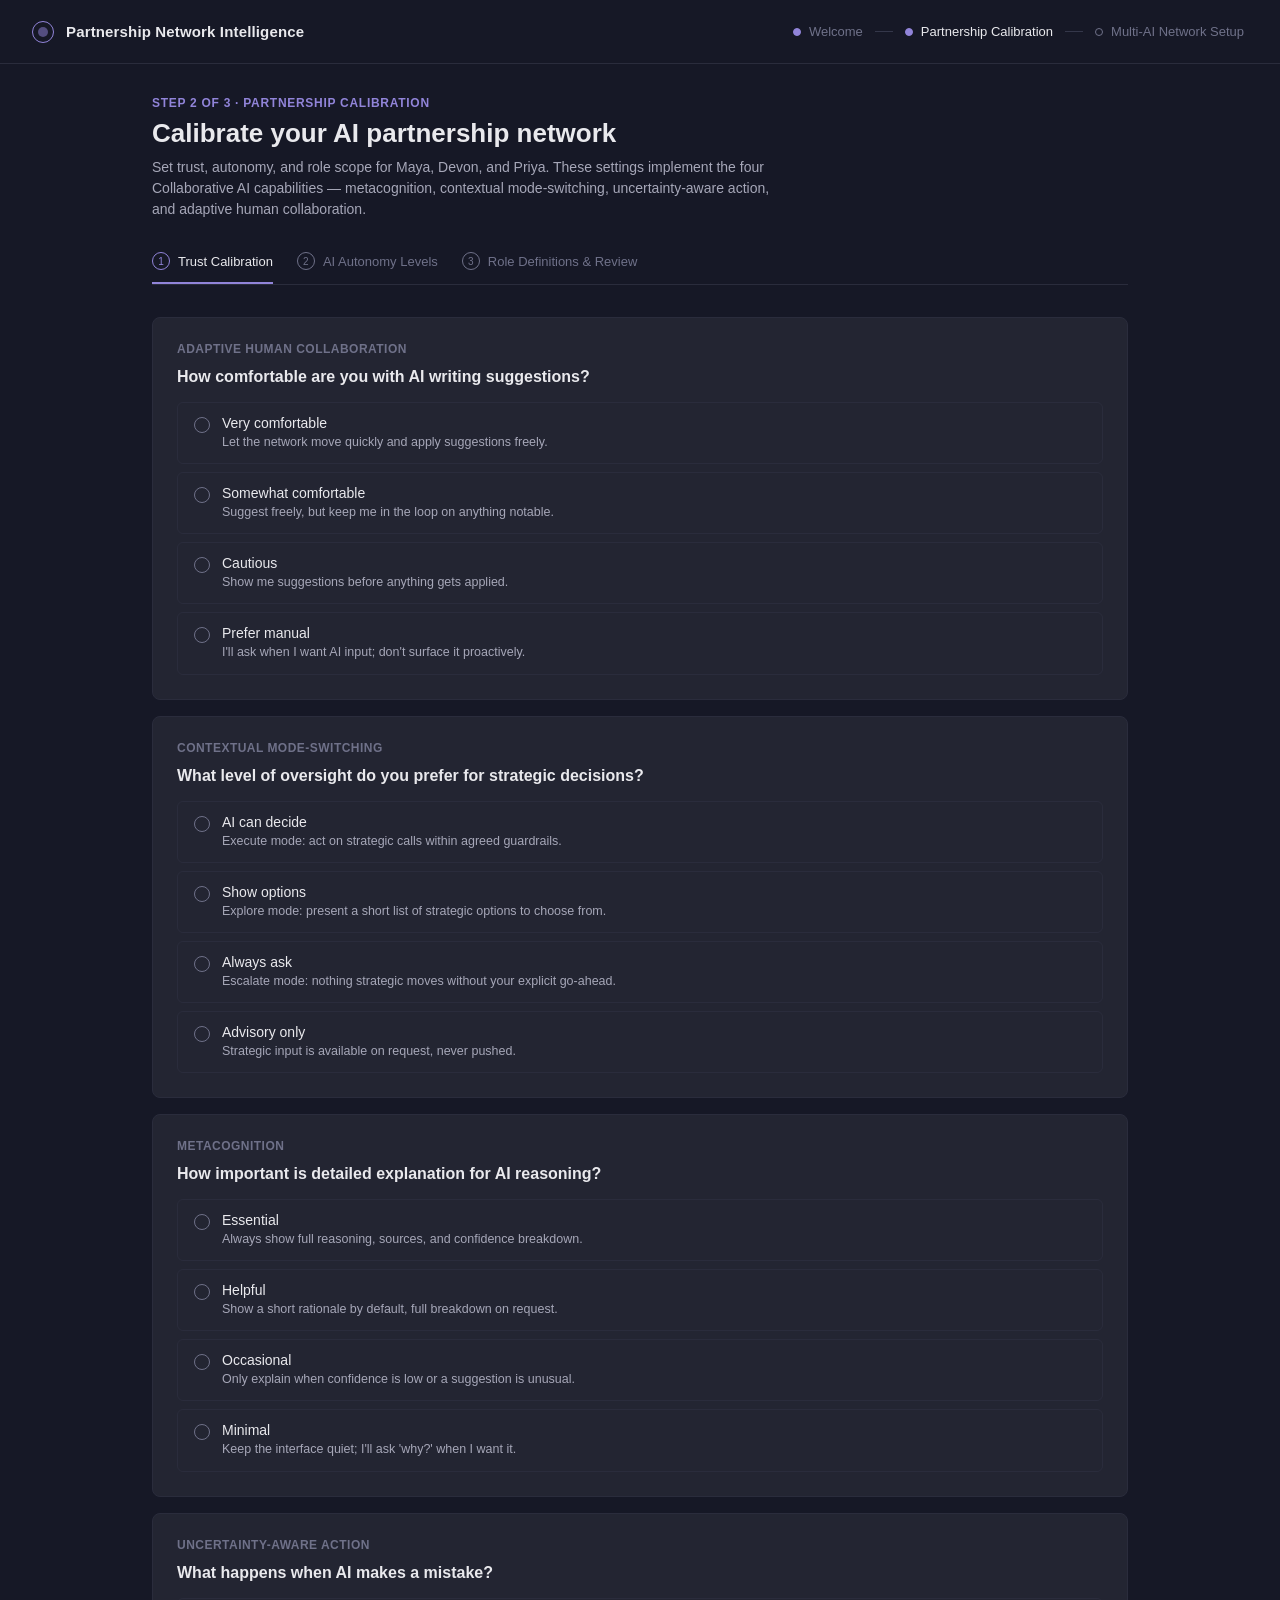
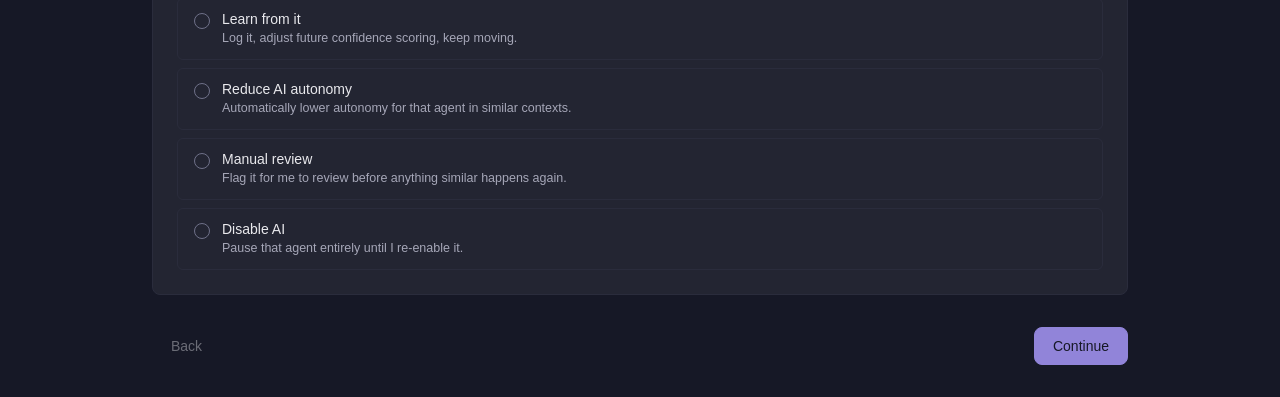
<file: prototype/index.html>
<!doctype html>
<html lang="en">
  <head>
    <meta charset="UTF-8" />
    <meta name="viewport" content="width=device-width, initial-scale=1.0" />
    <title>PNI — Partnership Calibration</title>
    <link rel="icon" href="data:," />
    <link rel="stylesheet" href="./css/theme.css" />
  </head>
  <body>
    <div id="app">
      <header class="topnav">
        <div class="topnav-brand">
          <span class="mark"></span>
          <span class="brand-text">Partnership Network Intelligence</span>
        </div>
        <nav class="stepper" id="stepper"></nav>
      </header>
      <main id="view"></main>
    </div>
    <script type="module" src="./js/app.js"></script>
  </body>
</html>
</file>
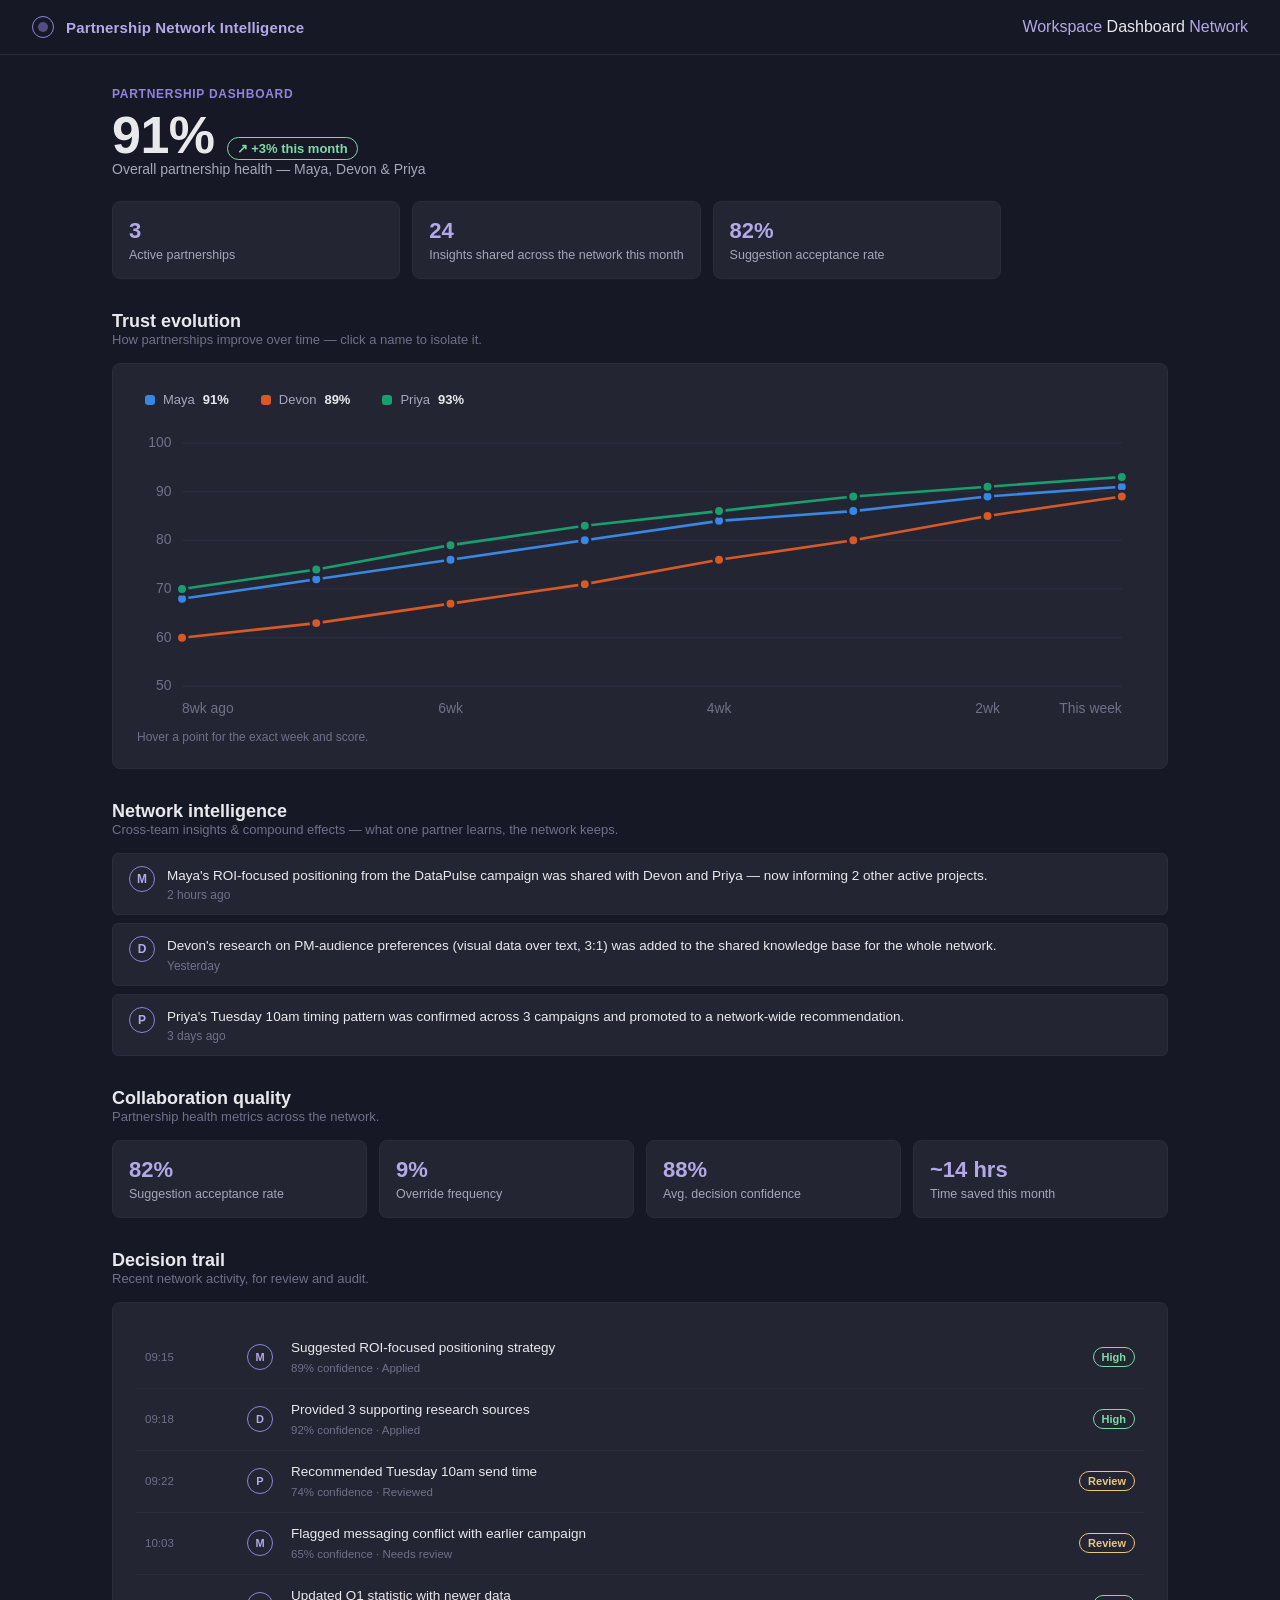
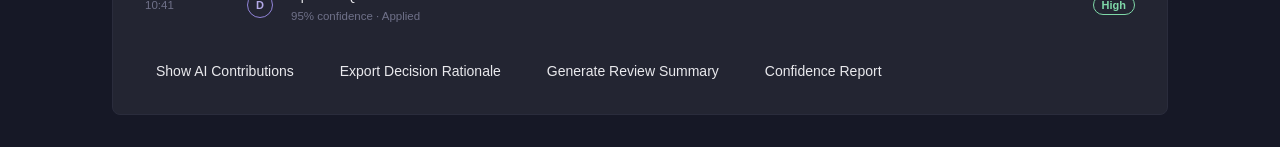
<file: prototype/dashboard/index.html>
<!doctype html>
<html lang="en">
  <head>
    <meta charset="UTF-8" />
    <meta name="viewport" content="width=device-width, initial-scale=1.0" />
    <title>PNI — Partnership Dashboard</title>
    <link rel="icon" href="data:," />
    <link rel="stylesheet" href="../css/theme.css" />
    <link rel="stylesheet" href="../css/dashboard.css" />
  </head>
  <body>
    <div id="dashboard-app">
      <header class="topnav">
        <a class="topnav-brand-link" href="../landing/index.html">
          <div class="topnav-brand">
            <span class="mark"></span>
            <span class="brand-text">Partnership Network Intelligence</span>
          </div>
        </a>
        <nav class="app-nav">
          <a class="app-nav-tab" href="../workspace/index.html">Workspace</a>
          <span class="app-nav-tab is-active">Dashboard</span>
          <a class="app-nav-tab" href="../network/index.html">Network</a>
        </nav>
      </header>

      <main class="dashboard-wrap">
        <div class="dash-header">
          <div class="dash-hero">
            <div class="eyebrow">Partnership Dashboard</div>
            <div class="hero-figure">
              <span class="hero-number">91%</span>
              <span class="hero-delta">↗ +3% this month</span>
            </div>
            <div class="hero-label">Overall partnership health — Maya, Devon &amp; Priya</div>
          </div>
          <div class="kpi-row" id="kpi-row"></div>
        </div>

        <section class="dash-section">
          <div class="dash-section-head">
            <div>
              <h2>Trust evolution</h2>
              <p>How partnerships improve over time — click a name to isolate it.</p>
            </div>
          </div>
          <div class="chart-card">
            <div class="chart-legend" id="chart-legend"></div>
            <div class="chart-svg-wrap" id="chart-svg-wrap"></div>
            <div class="chart-hint">Hover a point for the exact week and score.</div>
          </div>
        </section>

        <section class="dash-section">
          <div class="dash-section-head">
            <div>
              <h2>Network intelligence</h2>
              <p>Cross-team insights &amp; compound effects — what one partner learns, the network keeps.</p>
            </div>
          </div>
          <div class="insight-feed" id="insight-feed"></div>
        </section>

        <section class="dash-section">
          <div class="dash-section-head">
            <div>
              <h2>Collaboration quality</h2>
              <p>Partnership health metrics across the network.</p>
            </div>
          </div>
          <div class="quality-grid" id="quality-grid"></div>
        </section>

        <section class="dash-section">
          <div class="dash-section-head">
            <div>
              <h2>Decision trail</h2>
              <p>Recent network activity, for review and audit.</p>
            </div>
          </div>
          <div class="chart-card">
            <div class="trail-list" id="trail-list"></div>
            <div class="review-actions" id="review-actions"></div>
          </div>
        </section>
      </main>
    </div>
    <script src="../js/dashboard.js"></script>
  </body>
</html>
</file>
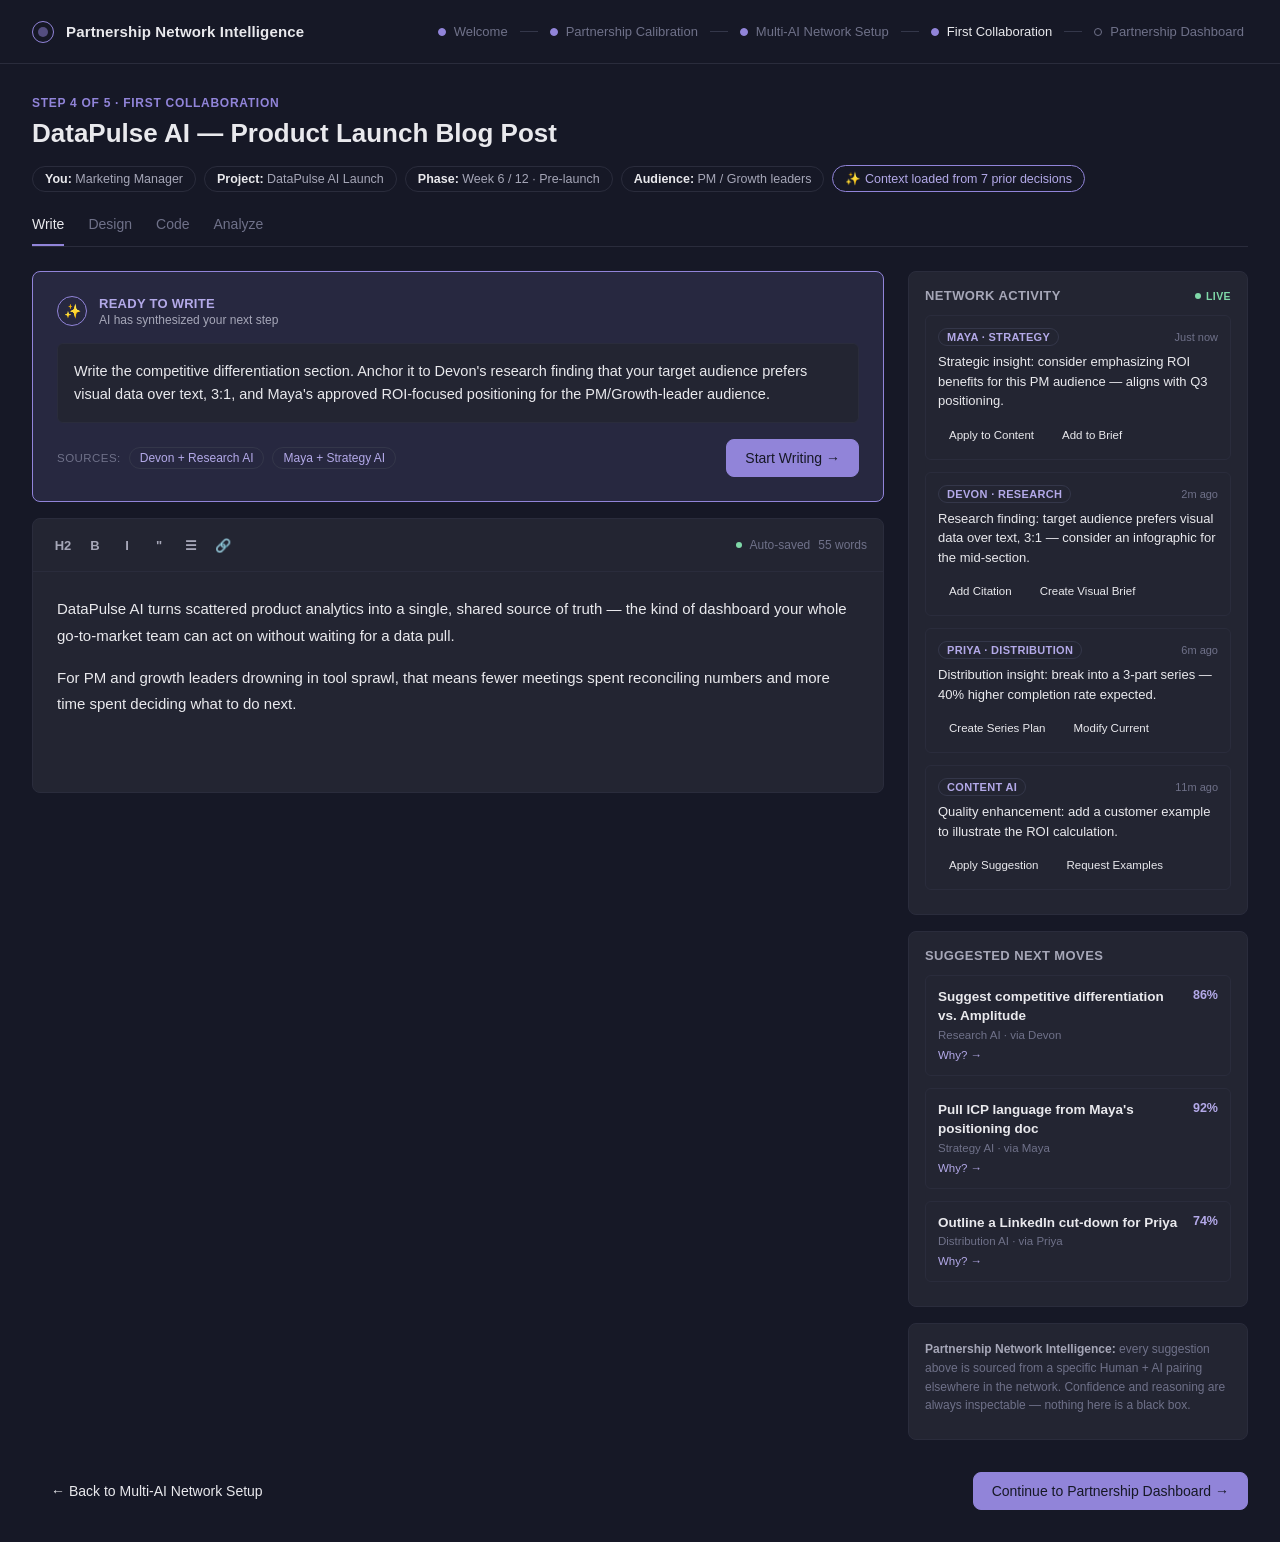
<file: prototype/first-collaboration/index.html>
<!doctype html>
<html lang="en">
  <head>
    <meta charset="UTF-8" />
    <meta name="viewport" content="width=device-width, initial-scale=1.0" />
    <title>PNI — First Collaboration</title>
    <link rel="icon" href="data:," />
    <link rel="stylesheet" href="../css/theme.css" />
    <link rel="stylesheet" href="../css/first-collaboration.css" />
  </head>
  <body>
    <div id="workspace-app">
      <header class="topnav">
        <div class="topnav-brand">
          <span class="mark"></span>
          Partnership Network Intelligence
        </div>
        <nav class="stepper">
          <a class="stepper-step is-done" href="../landing/index.html"><span class="dot"></span>Welcome</a>
          <div class="stepper-sep"></div>
          <a class="stepper-step is-done" href="../index.html"><span class="dot"></span>Partnership Calibration</a>
          <div class="stepper-sep"></div>
          <a class="stepper-step is-done" href="../network-setup/index.html"><span class="dot"></span>Multi-AI Network Setup</a>
          <div class="stepper-sep"></div>
          <span class="stepper-step is-active"><span class="dot"></span>First Collaboration</span>
          <div class="stepper-sep"></div>
          <a class="stepper-step" href="../dashboard/index.html"><span class="dot"></span>Partnership Dashboard</a>
        </nav>
      </header>

      <main class="workspace-wrap">
        <div class="page-header" style="margin-bottom: var(--space-4);">
          <div class="eyebrow">Step 4 of 5 · First Collaboration</div>
          <h1>DataPulse AI — Product Launch Blog Post</h1>
        </div>

        <div class="context-bar">
          <span class="context-chip"><b>You:</b> Marketing Manager</span>
          <span class="context-chip"><b>Project:</b> DataPulse AI Launch</span>
          <span class="context-chip"><b>Phase:</b> Week 6 / 12 · Pre-launch</span>
          <span class="context-chip"><b>Audience:</b> PM / Growth leaders</span>
          <span class="context-chip is-accent">✨ Context loaded from 7 prior decisions</span>
        </div>

        <div class="tab-strip">
          <span class="tab is-active">Write</span>
          <span class="tab">Design</span>
          <span class="tab">Code</span>
          <span class="tab">Analyze</span>
        </div>

        <div class="workspace-grid">
          <div>
            <div class="predictive-card" id="predictive-card"></div>

            <div class="editor-card">
              <div class="editor-toolbar">
                <button class="tool" type="button" aria-hidden="true">H2</button>
                <button class="tool" type="button" aria-hidden="true">B</button>
                <button class="tool" type="button" aria-hidden="true">I</button>
                <button class="tool" type="button" aria-hidden="true">"</button>
                <button class="tool" type="button" aria-hidden="true">☰</button>
                <button class="tool" type="button" aria-hidden="true">🔗</button>
                <div class="editor-meta">
                  <span class="dot"></span>Auto-saved
                  <span id="word-count">0 words</span>
                </div>
              </div>
              <div class="editor-surface" id="editor-surface"></div>
            </div>
          </div>

          <div>
            <div class="sidebar-card">
              <div class="sidebar-head">
                <h3>Network activity</h3>
                <span class="live-pill"><span class="dot"></span>Live</span>
              </div>
              <div class="activity-feed" id="activity-feed"></div>
            </div>

            <div class="sidebar-card">
              <div class="sidebar-head">
                <h3>Suggested next moves</h3>
              </div>
              <div class="moves-list" id="moves-list"></div>
            </div>

            <div class="sidebar-card">
              <p class="network-note">
                <b>Partnership Network Intelligence:</b> every suggestion above is sourced from a
                specific Human + AI pairing elsewhere in the network. Confidence and reasoning are
                always inspectable — nothing here is a black box.
              </p>
            </div>
          </div>
        </div>

        <div class="step-actions">
          <a class="btn btn-ghost" href="../network-setup/index.html">← Back to Multi-AI Network Setup</a>
          <a class="btn btn-primary" href="../dashboard/index.html">Continue to Partnership Dashboard →</a>
        </div>
      </main>
    </div>
    <script src="../js/first-collaboration.js"></script>
  </body>
</html>
</file>
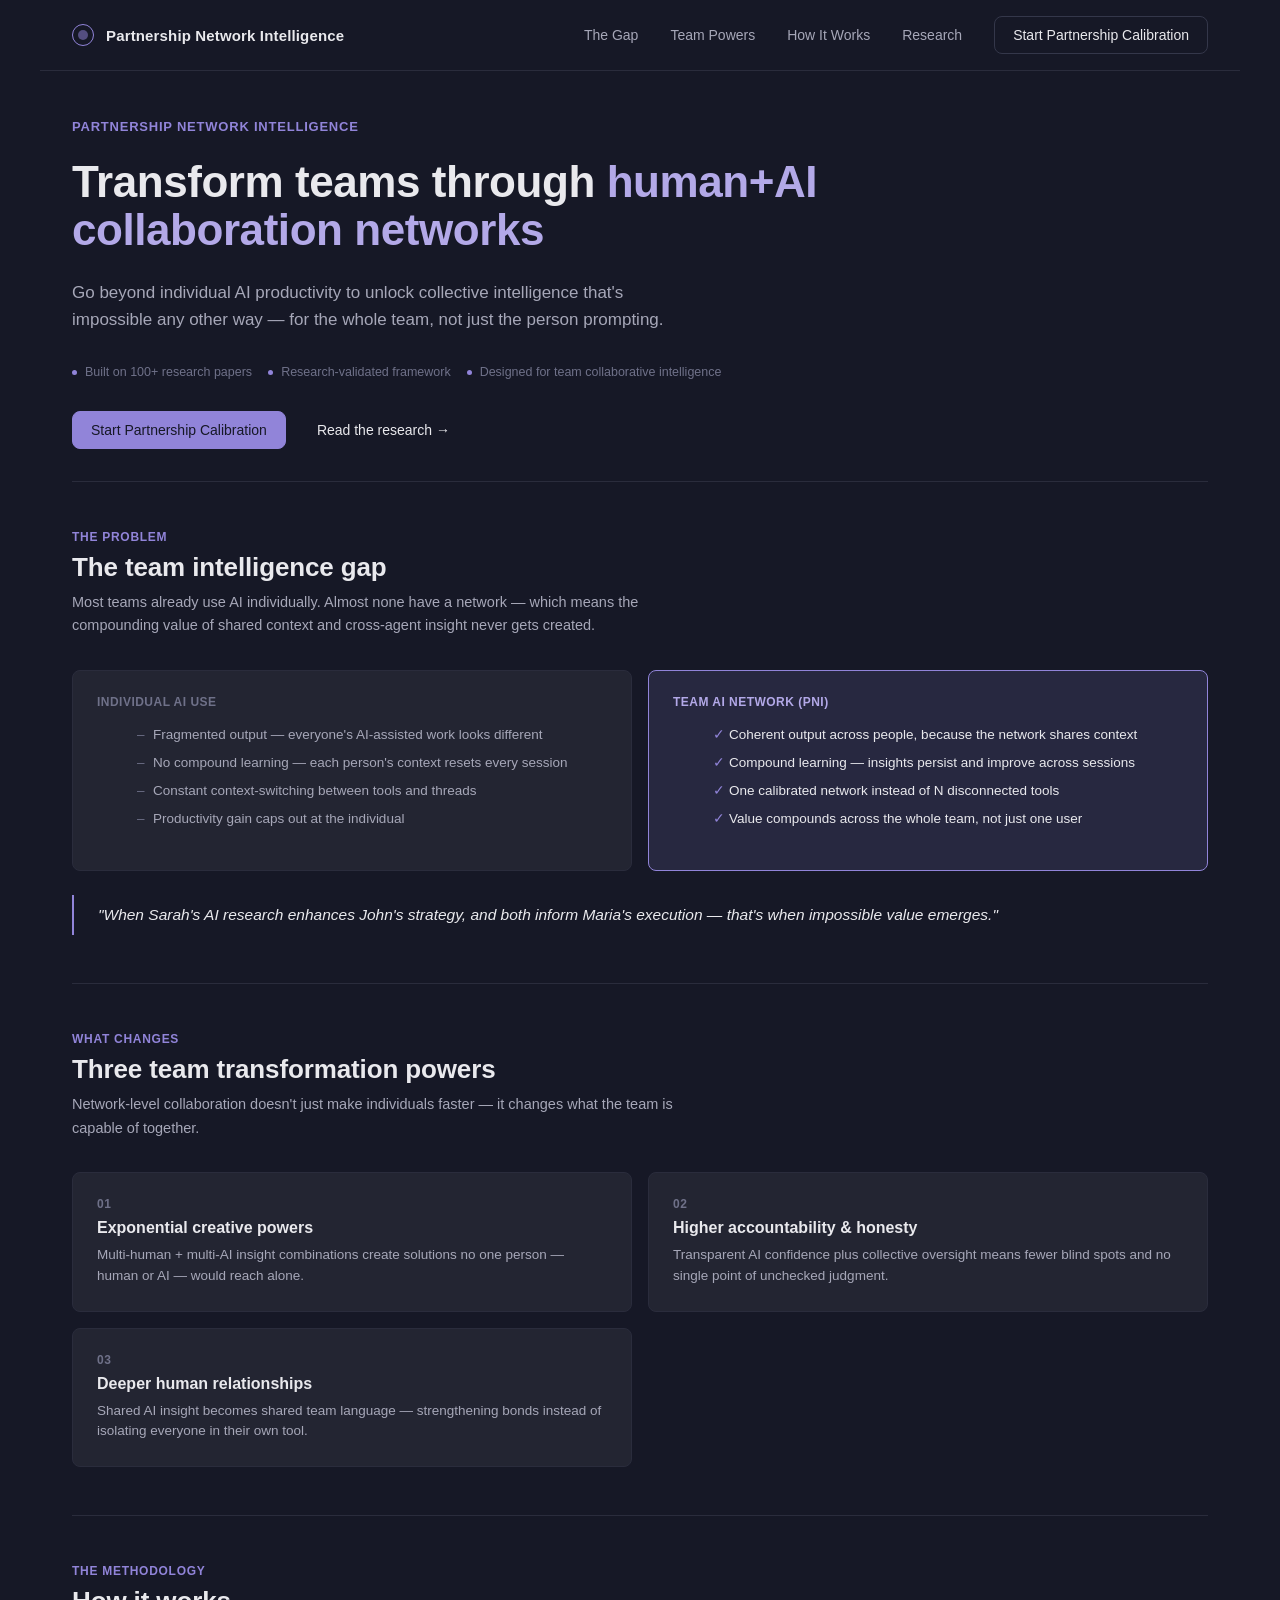
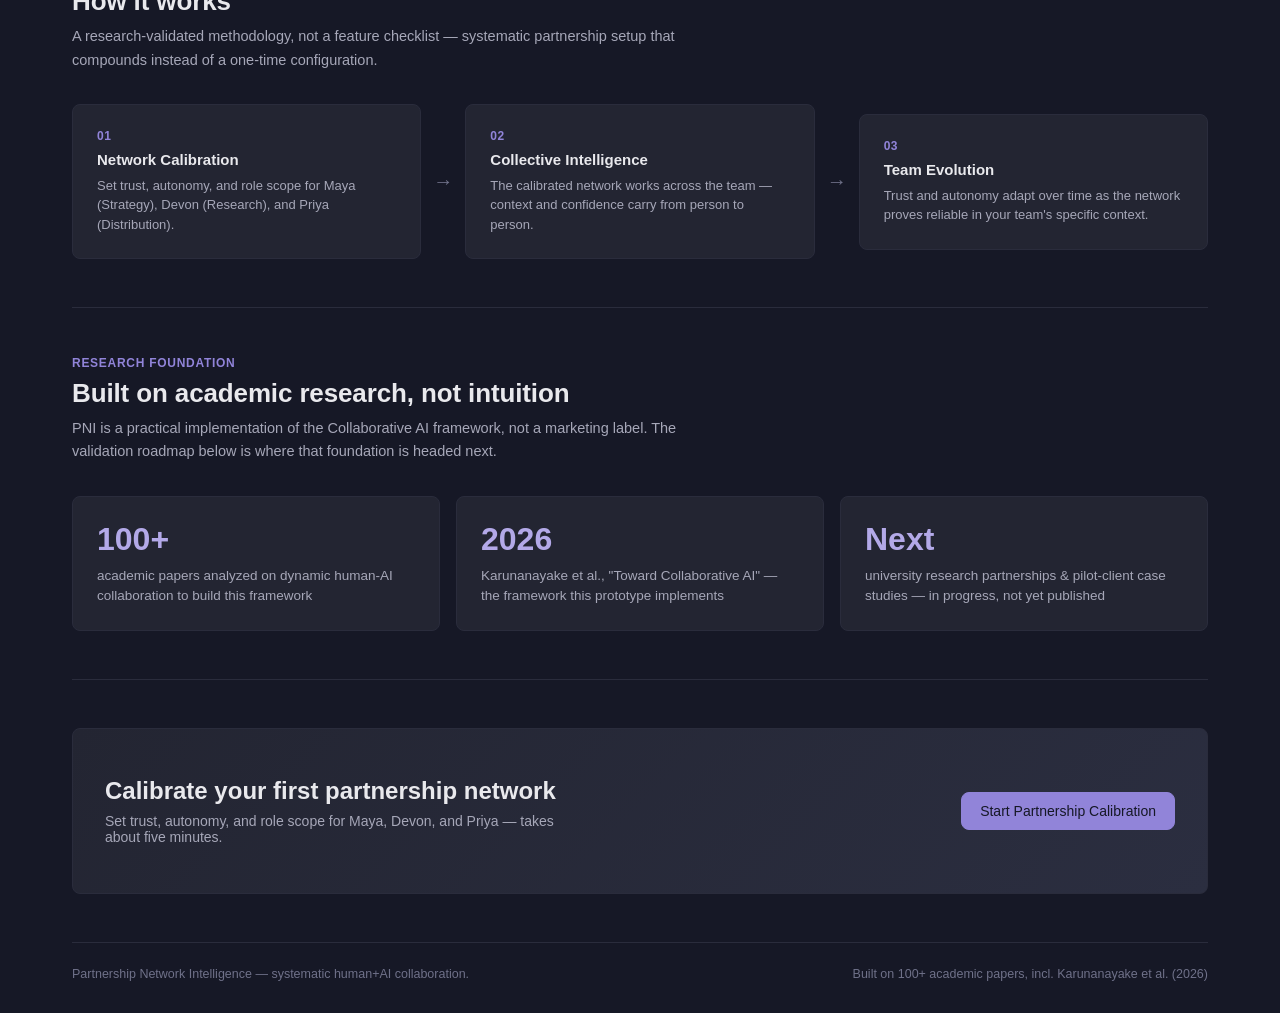
<file: prototype/landing/index.html>
<!doctype html>
<html lang="en">
  <head>
    <meta charset="UTF-8" />
    <meta name="viewport" content="width=device-width, initial-scale=1.0" />
    <title>Partnership Network Intelligence</title>
    <link rel="icon" href="data:," />
    <link rel="stylesheet" href="../css/theme.css" />
    <link rel="stylesheet" href="../css/landing.css" />
    <style>
      html { scroll-behavior: smooth; }
    </style>
  </head>
  <body>
    <nav class="landing-nav">
      <div class="topnav-brand">
        <span class="mark"></span>
        <span class="brand-text">Partnership Network Intelligence</span>
      </div>
      <div class="landing-nav-links">
        <a class="nav-anchor" href="#gap">The Gap</a>
        <a class="nav-anchor" href="#powers">Team Powers</a>
        <a class="nav-anchor" href="#how-it-works">How It Works</a>
        <a class="nav-anchor" href="#research">Research</a>
        <a class="btn" href="../index.html">Start Partnership Calibration</a>
      </div>
    </nav>

    <div class="landing-wrap">
      <section class="hero">
        <div class="eyebrow">Partnership Network Intelligence</div>
        <h1>Transform teams through <span class="accent-line">human+AI collaboration networks</span></h1>
        <p class="lede">
          Go beyond individual AI productivity to unlock collective intelligence that's
          impossible any other way — for the whole team, not just the person prompting.
        </p>
        <div class="value-props">
          <span class="value-prop"><span class="dot"></span>Built on 100+ research papers</span>
          <span class="value-prop"><span class="dot"></span>Research-validated framework</span>
          <span class="value-prop"><span class="dot"></span>Designed for team collaborative intelligence</span>
        </div>
        <div class="hero-ctas">
          <a class="btn btn-primary" href="../index.html">Start Partnership Calibration</a>
          <a class="btn btn-ghost" href="#research">Read the research →</a>
        </div>
      </section>

      <section class="landing-section is-bordered" id="gap">
        <div class="section-heading">
          <div class="eyebrow">The problem</div>
          <h2>The team intelligence gap</h2>
          <p>
            Most teams already use AI individually. Almost none have a network — which
            means the compounding value of shared context and cross-agent insight never
            gets created.
          </p>
        </div>
        <div class="compare-grid">
          <div class="compare-col">
            <div class="compare-label">Individual AI use</div>
            <ul class="compare-list">
              <li>Fragmented output — everyone's AI-assisted work looks different</li>
              <li>No compound learning — each person's context resets every session</li>
              <li>Constant context-switching between tools and threads</li>
              <li>Productivity gain caps out at the individual</li>
            </ul>
          </div>
          <div class="compare-col is-pni">
            <div class="compare-label">Team AI network (PNI)</div>
            <ul class="compare-list">
              <li>Coherent output across people, because the network shares context</li>
              <li>Compound learning — insights persist and improve across sessions</li>
              <li>One calibrated network instead of N disconnected tools</li>
              <li>Value compounds across the whole team, not just one user</li>
            </ul>
          </div>
        </div>
        <p class="quote-callout">
          "When Sarah's AI research enhances John's strategy, and both inform Maria's
          execution — that's when impossible value emerges."
        </p>
      </section>

      <section class="landing-section is-bordered" id="powers">
        <div class="section-heading">
          <div class="eyebrow">What changes</div>
          <h2>Three team transformation powers</h2>
          <p>
            Network-level collaboration doesn't just make individuals faster — it changes
            what the team is capable of together.
          </p>
        </div>
        <div class="capability-grid">
          <div class="capability-card">
            <div class="cap-index">01</div>
            <h3>Exponential creative powers</h3>
            <p>Multi-human + multi-AI insight combinations create solutions no one person — human or AI — would reach alone.</p>
          </div>
          <div class="capability-card">
            <div class="cap-index">02</div>
            <h3>Higher accountability &amp; honesty</h3>
            <p>Transparent AI confidence plus collective oversight means fewer blind spots and no single point of unchecked judgment.</p>
          </div>
          <div class="capability-card">
            <div class="cap-index">03</div>
            <h3>Deeper human relationships</h3>
            <p>Shared AI insight becomes shared team language — strengthening bonds instead of isolating everyone in their own tool.</p>
          </div>
        </div>
      </section>

      <section class="landing-section is-bordered" id="how-it-works">
        <div class="section-heading">
          <div class="eyebrow">The methodology</div>
          <h2>How it works</h2>
          <p>
            A research-validated methodology, not a feature checklist — systematic
            partnership setup that compounds instead of a one-time configuration.
          </p>
        </div>
        <div class="flow-steps">
          <div class="flow-step">
            <div class="flow-index">01</div>
            <h3>Network Calibration</h3>
            <p>Set trust, autonomy, and role scope for Maya (Strategy), Devon (Research), and Priya (Distribution).</p>
          </div>
          <div class="flow-arrow">→</div>
          <div class="flow-step">
            <div class="flow-index">02</div>
            <h3>Collective Intelligence</h3>
            <p>The calibrated network works across the team — context and confidence carry from person to person.</p>
          </div>
          <div class="flow-arrow">→</div>
          <div class="flow-step">
            <div class="flow-index">03</div>
            <h3>Team Evolution</h3>
            <p>Trust and autonomy adapt over time as the network proves reliable in your team's specific context.</p>
          </div>
        </div>
      </section>

      <section class="landing-section is-bordered" id="research">
        <div class="section-heading">
          <div class="eyebrow">Research foundation</div>
          <h2>Built on academic research, not intuition</h2>
          <p>
            PNI is a practical implementation of the Collaborative AI framework, not a
            marketing label. The validation roadmap below is where that foundation is
            headed next.
          </p>
        </div>
        <div class="stat-strip">
          <div class="stat-tile">
            <div class="stat-number">100+</div>
            <div class="stat-label">academic papers analyzed on dynamic human-AI collaboration to build this framework</div>
          </div>
          <div class="stat-tile">
            <div class="stat-number">2026</div>
            <div class="stat-label">Karunanayake et al., "Toward Collaborative AI" — the framework this prototype implements</div>
          </div>
          <div class="stat-tile">
            <div class="stat-number">Next</div>
            <div class="stat-label">university research partnerships &amp; pilot-client case studies — in progress, not yet published</div>
          </div>
        </div>
      </section>

      <section class="landing-section is-bordered">
        <div class="final-cta">
          <div>
            <h2>Calibrate your first partnership network</h2>
            <p>Set trust, autonomy, and role scope for Maya, Devon, and Priya — takes about five minutes.</p>
          </div>
          <a class="btn btn-primary" href="../index.html">Start Partnership Calibration</a>
        </div>
      </section>

      <footer class="landing-footer">
        <span>Partnership Network Intelligence — systematic human+AI collaboration.</span>
        <span>Built on 100+ academic papers, incl. Karunanayake et al. (2026)</span>
      </footer>
    </div>
  </body>
</html>
</file>
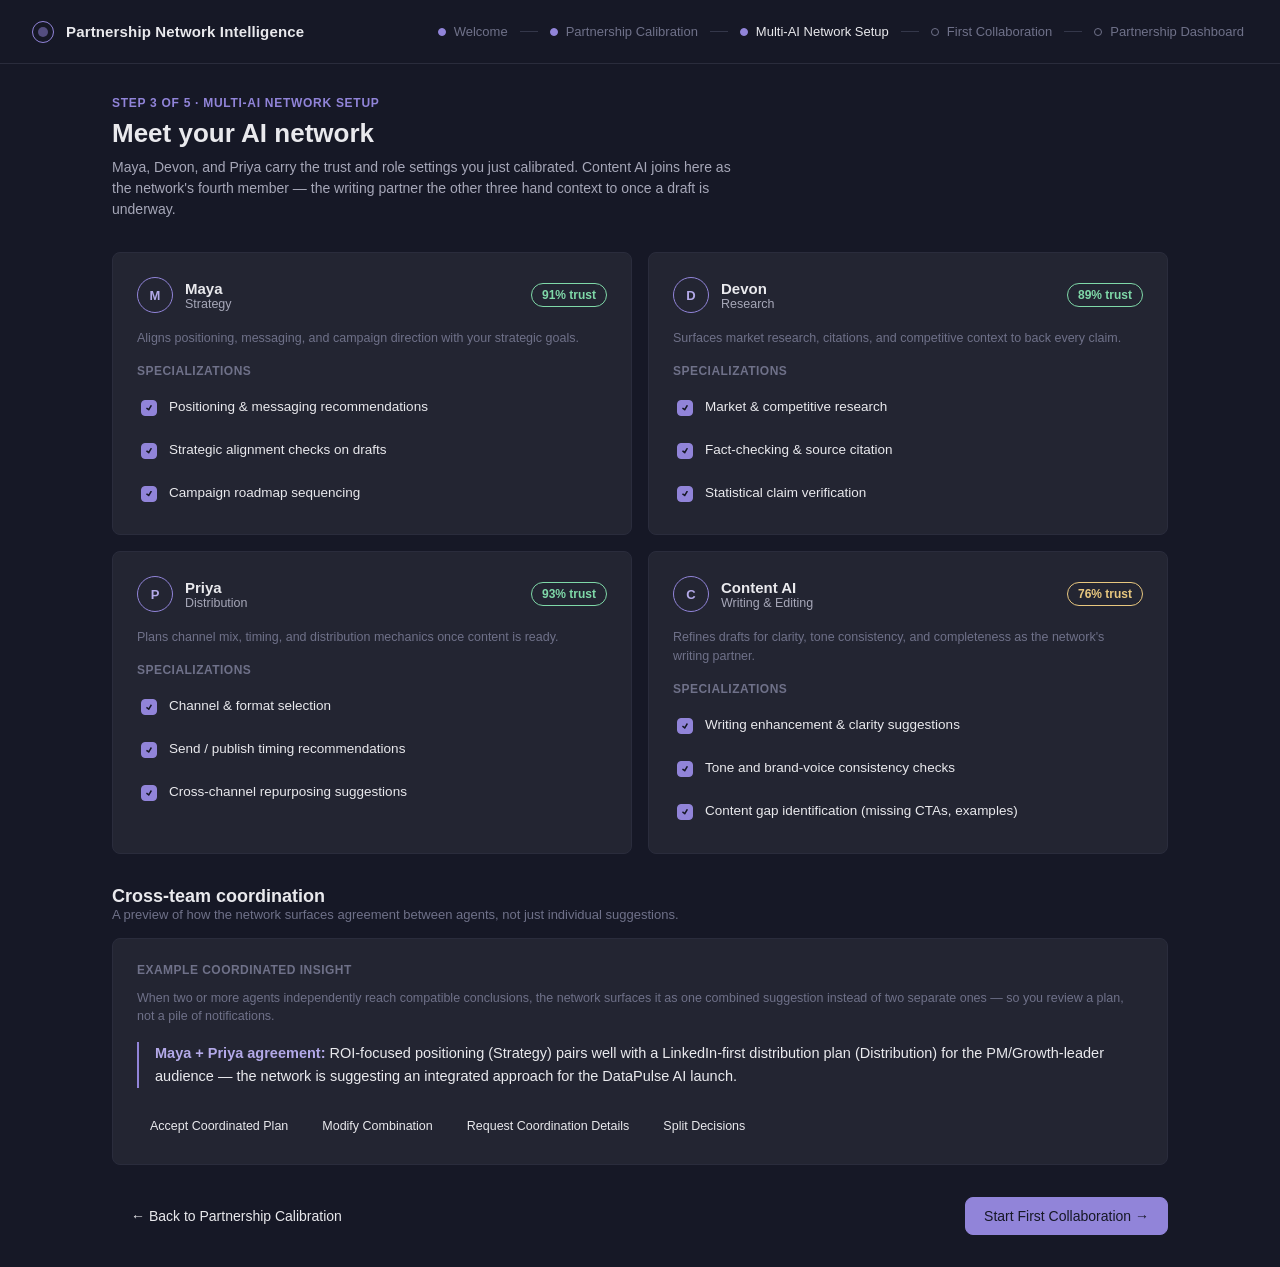
<file: prototype/network-setup/index.html>
<!doctype html>
<html lang="en">
  <head>
    <meta charset="UTF-8" />
    <meta name="viewport" content="width=device-width, initial-scale=1.0" />
    <title>PNI — Multi-AI Network Setup</title>
    <link rel="icon" href="data:," />
    <link rel="stylesheet" href="../css/theme.css" />
    <link rel="stylesheet" href="../css/network-setup.css" />
  </head>
  <body>
    <div id="network-app">
      <header class="topnav">
        <div class="topnav-brand">
          <span class="mark"></span>
          Partnership Network Intelligence
        </div>
        <nav class="stepper">
          <a class="stepper-step is-done" href="../landing/index.html"><span class="dot"></span>Welcome</a>
          <div class="stepper-sep"></div>
          <a class="stepper-step is-done" href="../index.html"><span class="dot"></span>Partnership Calibration</a>
          <div class="stepper-sep"></div>
          <span class="stepper-step is-active"><span class="dot"></span>Multi-AI Network Setup</span>
          <div class="stepper-sep"></div>
          <a class="stepper-step" href="../first-collaboration/index.html"><span class="dot"></span>First Collaboration</a>
          <div class="stepper-sep"></div>
          <a class="stepper-step" href="../dashboard/index.html"><span class="dot"></span>Partnership Dashboard</a>
        </nav>
      </header>

      <main class="network-wrap">
        <div class="page-header">
          <div class="eyebrow">Step 3 of 5 · Multi-AI Network Setup</div>
          <h1>Meet your AI network</h1>
          <p>
            Maya, Devon, and Priya carry the trust and role settings you just calibrated.
            Content AI joins here as the network's fourth member — the writing partner
            the other three hand context to once a draft is underway.
          </p>
        </div>

        <div class="agent-grid network-grid" id="agent-grid"></div>

        <section class="dash-section">
          <div class="dash-section-head">
            <div>
              <h2>Cross-team coordination</h2>
              <p>A preview of how the network surfaces agreement between agents, not just individual suggestions.</p>
            </div>
          </div>
          <div class="card">
            <div class="section-label">Example coordinated insight</div>
            <p class="hint">
              When two or more agents independently reach compatible conclusions, the network
              surfaces it as one combined suggestion instead of two separate ones — so you review
              a plan, not a pile of notifications.
            </p>
            <p class="coordination-quote">
              <b>Maya + Priya agreement:</b> ROI-focused positioning (Strategy) pairs well with a
              LinkedIn-first distribution plan (Distribution) for the PM/Growth-leader audience —
              the network is suggesting an integrated approach for the DataPulse AI launch.
            </p>
            <div class="coordination-actions">
              <button class="btn btn-ghost btn-sm" type="button">Accept Coordinated Plan</button>
              <button class="btn btn-ghost btn-sm" type="button">Modify Combination</button>
              <button class="btn btn-ghost btn-sm" type="button">Request Coordination Details</button>
              <button class="btn btn-ghost btn-sm" type="button">Split Decisions</button>
            </div>
          </div>
        </section>

        <div class="step-actions">
          <a class="btn btn-ghost" href="../index.html">← Back to Partnership Calibration</a>
          <a class="btn btn-primary" href="../first-collaboration/index.html">Start First Collaboration →</a>
        </div>
      </main>
    </div>
    <script src="../js/network-setup.js"></script>
  </body>
</html>
</file>
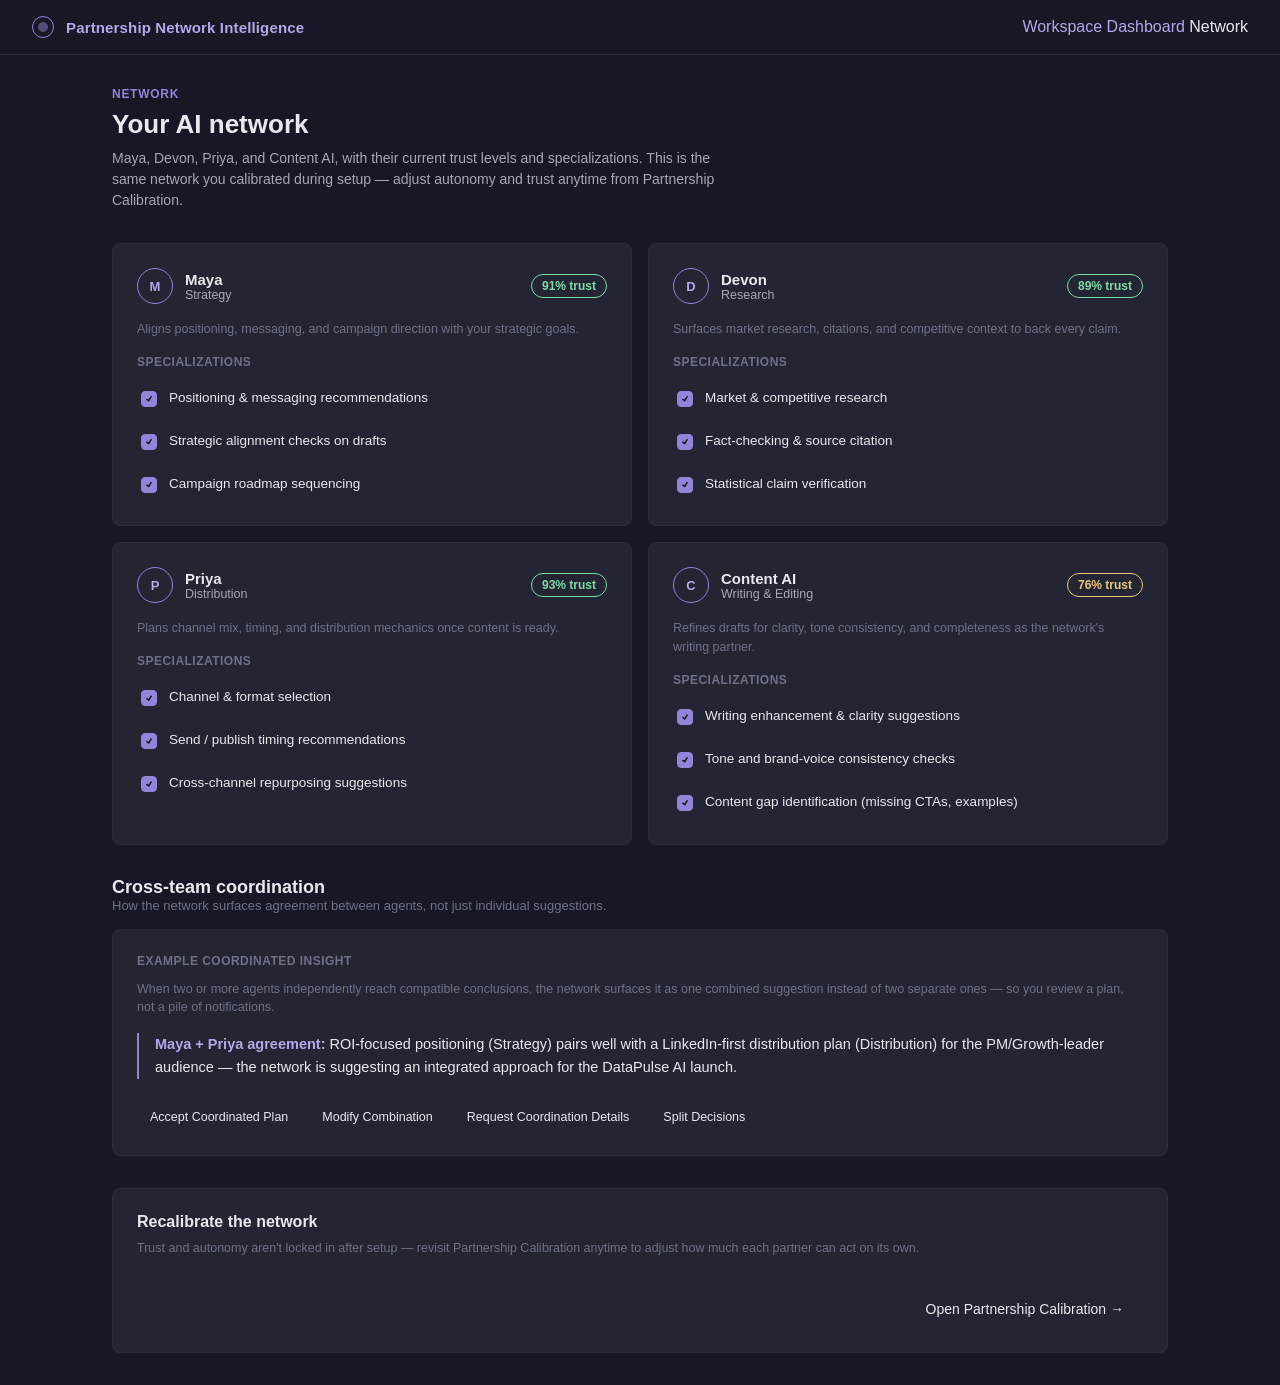
<file: prototype/network/index.html>
<!doctype html>
<html lang="en">
  <head>
    <meta charset="UTF-8" />
    <meta name="viewport" content="width=device-width, initial-scale=1.0" />
    <title>PNI — Network</title>
    <link rel="icon" href="data:," />
    <link rel="stylesheet" href="../css/theme.css" />
    <link rel="stylesheet" href="../css/network-setup.css" />
  </head>
  <body>
    <div id="network-app">
      <header class="topnav">
        <a class="topnav-brand-link" href="../landing/index.html">
          <div class="topnav-brand">
            <span class="mark"></span>
            <span class="brand-text">Partnership Network Intelligence</span>
          </div>
        </a>
        <nav class="app-nav">
          <a class="app-nav-tab" href="../workspace/index.html">Workspace</a>
          <a class="app-nav-tab" href="../dashboard/index.html">Dashboard</a>
          <span class="app-nav-tab is-active">Network</span>
        </nav>
      </header>

      <main class="network-wrap">
        <div class="page-header">
          <div class="eyebrow">Network</div>
          <h1>Your AI network</h1>
          <p>
            Maya, Devon, Priya, and Content AI, with their current trust levels and
            specializations. This is the same network you calibrated during setup —
            adjust autonomy and trust anytime from Partnership Calibration.
          </p>
        </div>

        <div class="agent-grid network-grid" id="agent-grid"></div>

        <section class="dash-section">
          <div class="dash-section-head">
            <div>
              <h2>Cross-team coordination</h2>
              <p>How the network surfaces agreement between agents, not just individual suggestions.</p>
            </div>
          </div>
          <div class="card">
            <div class="section-label">Example coordinated insight</div>
            <p class="hint">
              When two or more agents independently reach compatible conclusions, the network
              surfaces it as one combined suggestion instead of two separate ones — so you review
              a plan, not a pile of notifications.
            </p>
            <p class="coordination-quote">
              <b>Maya + Priya agreement:</b> ROI-focused positioning (Strategy) pairs well with a
              LinkedIn-first distribution plan (Distribution) for the PM/Growth-leader audience —
              the network is suggesting an integrated approach for the DataPulse AI launch.
            </p>
            <div class="coordination-actions">
              <button class="btn btn-ghost btn-sm" type="button">Accept Coordinated Plan</button>
              <button class="btn btn-ghost btn-sm" type="button">Modify Combination</button>
              <button class="btn btn-ghost btn-sm" type="button">Request Coordination Details</button>
              <button class="btn btn-ghost btn-sm" type="button">Split Decisions</button>
            </div>
          </div>
        </section>

        <div class="card" style="margin-top: var(--space-6);">
          <div class="card-title">Recalibrate the network</div>
          <p class="hint" style="margin-top: var(--space-2);">
            Trust and autonomy aren't locked in after setup — revisit Partnership
            Calibration anytime to adjust how much each partner can act on its own.
          </p>
          <div class="step-actions">
            <span></span>
            <a class="btn btn-ghost" href="../index.html">Open Partnership Calibration →</a>
          </div>
        </div>
      </main>
    </div>
    <script src="../js/network.js"></script>
  </body>
</html>
</file>
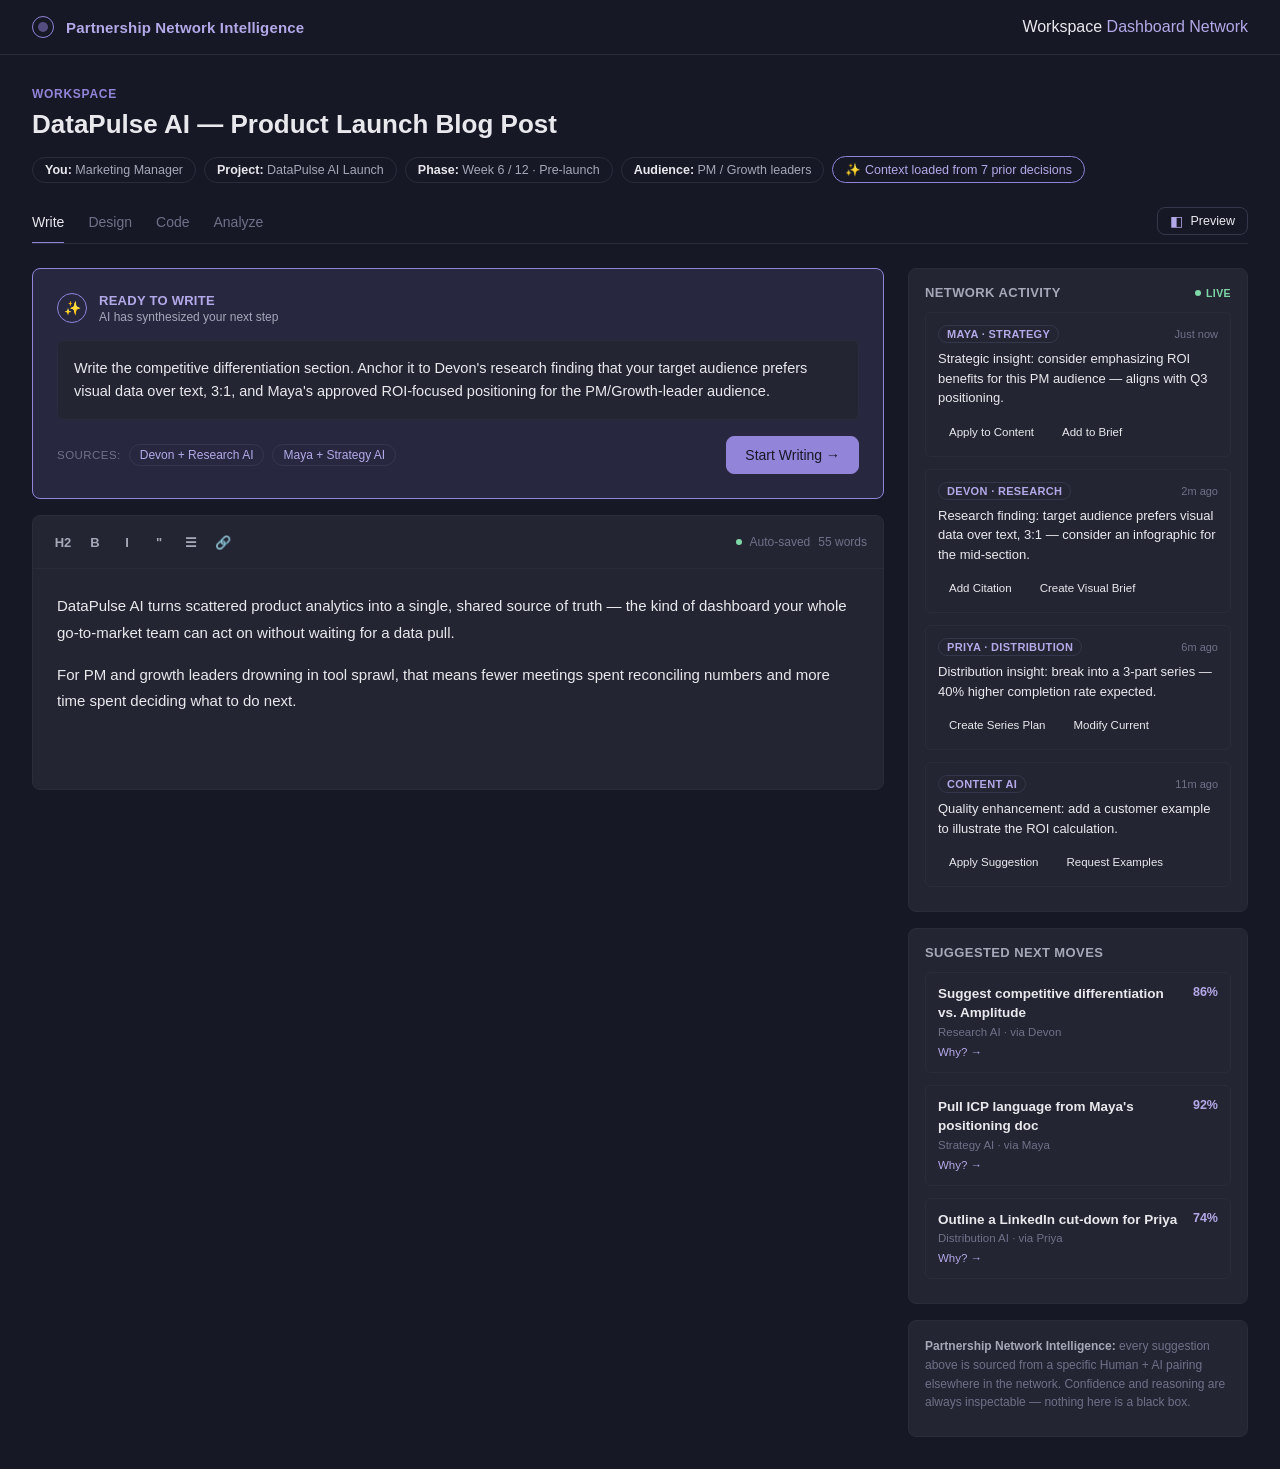
<file: prototype/workspace/index.html>
<!doctype html>
<html lang="en">
  <head>
    <meta charset="UTF-8" />
    <meta name="viewport" content="width=device-width, initial-scale=1.0" />
    <title>PNI — Workspace</title>
    <link rel="icon" href="data:," />
    <link rel="stylesheet" href="../css/theme.css" />
    <link rel="stylesheet" href="../css/workspace.css" />
    <link rel="stylesheet" href="../css/workspace-design.css" />
    <link rel="stylesheet" href="../css/workspace-code.css" />
  </head>
  <body>
    <div id="workspace-app">
      <header class="topnav">
        <a class="topnav-brand-link" href="../landing/index.html">
          <div class="topnav-brand">
            <span class="mark"></span>
            <span class="brand-text">Partnership Network Intelligence</span>
          </div>
        </a>
        <nav class="app-nav">
          <span class="app-nav-tab is-active">Workspace</span>
          <a class="app-nav-tab" href="../dashboard/index.html">Dashboard</a>
          <a class="app-nav-tab" href="../network/index.html">Network</a>
        </nav>
      </header>

      <main class="workspace-wrap">
        <div class="page-header" style="margin-bottom: var(--space-4);">
          <div class="eyebrow">Workspace</div>
          <h1 id="project-title"></h1>
        </div>

        <div class="context-bar" id="context-bar"></div>

        <div class="tab-strip">
          <div class="tab-list" role="tablist" aria-label="Workspace mode" id="tab-list">
            <button class="tab is-active" type="button" role="tab" aria-selected="true" data-action="set-tab" data-tab="write">Write</button>
            <button class="tab" type="button" role="tab" aria-selected="false" data-action="set-tab" data-tab="design">Design</button>
            <button class="tab" type="button" role="tab" aria-selected="false" data-action="set-tab" data-tab="code">Code</button>
            <button class="tab" type="button" role="tab" aria-selected="false" data-action="set-tab" data-tab="analyze">Analyze</button>
          </div>
          <button class="btn btn-sm preview-btn" type="button" id="preview-btn"
                  data-action="toggle-drawer" aria-expanded="false" aria-controls="preview-drawer">
            <span class="preview-btn-icon" aria-hidden="true">◧</span>Preview
          </button>
        </div>

        <div class="workspace-grid" id="write-view">
          <div>
            <div class="predictive-card" id="predictive-card"></div>

            <div class="editor-card">
              <div class="editor-toolbar">
                <button class="tool" type="button" aria-hidden="true">H2</button>
                <button class="tool" type="button" aria-hidden="true">B</button>
                <button class="tool" type="button" aria-hidden="true">I</button>
                <button class="tool" type="button" aria-hidden="true">"</button>
                <button class="tool" type="button" aria-hidden="true">☰</button>
                <button class="tool" type="button" aria-hidden="true">🔗</button>
                <div class="editor-meta">
                  <span class="dot"></span>Auto-saved
                  <span id="word-count">0 words</span>
                </div>
              </div>
              <div class="editor-surface" id="editor-surface"></div>
            </div>
          </div>

          <div>
            <div class="sidebar-card">
              <div class="sidebar-head">
                <h3>Network activity</h3>
                <span class="live-pill"><span class="dot"></span>Live</span>
              </div>
              <div class="activity-feed" id="activity-feed"></div>
            </div>

            <div class="sidebar-card">
              <div class="sidebar-head">
                <h3>Suggested next moves</h3>
              </div>
              <div class="moves-list" id="moves-list"></div>
            </div>

            <div class="sidebar-card">
              <p class="network-note">
                <b>Partnership Network Intelligence:</b> every suggestion above is sourced from a
                specific Human + AI pairing elsewhere in the network. Confidence and reasoning are
                always inspectable — nothing here is a black box.
              </p>
            </div>
          </div>
        </div>

        <div class="workspace-grid" id="design-view" hidden>
          <div>
            <div class="dz-toolbar" id="design-toolbar"></div>
            <div id="design-canvas"></div>
          </div>
          <div id="design-panel"></div>
        </div>

        <div class="code-view" id="code-view" hidden>
          <section class="cx-context" id="code-context"></section>
          <div class="cx-grid">
            <div class="cx-thread-card">
              <div class="sidebar-head cx-thread-head">
                <h3>Thread · embed the dashboard</h3>
                <span class="presence-note">You, Sam + 4 AI roles</span>
              </div>
              <div class="cx-thread" id="code-thread" aria-live="polite"></div>
              <div class="cx-composer">
                <div class="prompt-row" id="code-prompts"></div>
                <div class="composer-row">
                  <input type="text" id="code-input" placeholder="Message the team or @mention an AI role…" aria-label="Message the thread" autocomplete="off" />
                  <button class="btn btn-primary btn-sm" type="button" data-action="code-send">Send</button>
                </div>
              </div>
            </div>
            <div class="cx-artifact" id="code-artifact"></div>
          </div>
        </div>
      </main>

      <!-- Preview drawer: overlay from the right, content follows the active tab -->
      <div class="drawer-scrim" id="drawer-scrim" data-action="close-drawer"></div>
      <aside class="drawer" id="preview-drawer" role="dialog" aria-modal="true"
             aria-labelledby="drawer-title" inert>
        <div class="drawer-head">
          <div>
            <div class="drawer-eyebrow" id="drawer-eyebrow"></div>
            <h2 class="drawer-title" id="drawer-title">Preview</h2>
          </div>
          <button class="drawer-close" type="button" id="drawer-close"
                  data-action="close-drawer" aria-label="Close preview">✕</button>
        </div>
        <div class="drawer-status" id="drawer-status"></div>
        <div class="drawer-body" id="drawer-body"></div>
        <div class="drawer-foot" id="drawer-foot"></div>
      </aside>
    </div>
    <script src="../js/workspace-project.js"></script>
    <script src="../js/workspace-design.js"></script>
    <script src="../js/workspace-code.js"></script>
    <script src="../js/workspace.js"></script>
  </body>
</html>
</file>
<file: prototype/css/dashboard.css>
/*
  Partnership Dashboard — builds on theme.css tokens.

  Chart color roles (per the dataviz skill's method): the three agent
  series are a CATEGORICAL identity channel, validated with
  scripts/validate_palette.js against this app's own dark card surface
  (#232532) — worst all-pairs CVD ΔE 9.4, normal-vision ΔE 20.9, all
  >= 3:1 contrast. These hues are scoped to the Trust Evolution chart
  only; everywhere else in the app, agent identity comes from initials/
  labels, not color. Status colors (--status-high/medium/low in
  theme.css) stay reserved for confidence-level meaning and are never
  reused here as series identity, per the collision rule.
*/

:root {
  --series-maya: #3987e5;
  --series-devon: #d95926;
  --series-priya: #199e70;
}

.dashboard-wrap {
  max-width: 1120px;
  margin: 0 auto;
  padding: var(--space-6);
}

@media (max-width: 640px) {
  .dashboard-wrap { padding: var(--space-4); }
}

/* ---------- Header / hero ---------- */

.dash-header {
  display: flex;
  align-items: flex-end;
  justify-content: space-between;
  gap: var(--space-5);
  flex-wrap: wrap;
  margin-bottom: var(--space-6);
}

.dash-hero .eyebrow {
  color: var(--accent);
  font-size: 12px;
  font-weight: 600;
  letter-spacing: 0.06em;
  text-transform: uppercase;
}

.dash-hero .hero-figure {
  display: flex;
  align-items: baseline;
  gap: var(--space-3);
  margin-top: var(--space-2);
}

.dash-hero .hero-number {
  font-size: 52px;
  font-weight: 650;
  letter-spacing: -0.01em;
  line-height: 1;
}

.dash-hero .hero-label {
  font-size: 14px;
  color: var(--text-muted);
}

.dash-hero .hero-delta {
  font-size: 13px;
  font-weight: 600;
  padding: 3px 9px;
  border-radius: 999px;
  border: 1px solid var(--status-high);
  color: var(--status-high);
}

.dash-hero .hero-delta.is-down {
  border-color: var(--status-low);
  color: var(--status-low);
}

/* ---------- KPI row ---------- */

.kpi-row {
  display: grid;
  grid-template-columns: repeat(3, 1fr);
  gap: var(--space-3);
}

@media (max-width: 720px) {
  .kpi-row { grid-template-columns: 1fr; }
}

.kpi-tile {
  border: 1px solid var(--border-soft);
  border-radius: var(--radius);
  padding: var(--space-4);
  background: var(--surface);
  min-width: 160px;
}

.kpi-tile .kpi-value {
  font-size: 22px;
  font-weight: 650;
  color: var(--accent-strong);
}

.kpi-tile .kpi-label {
  font-size: 12.5px;
  color: var(--text-muted);
  margin-top: 4px;
}

/* ---------- Dashboard section shell ---------- */

.dash-section {
  margin-top: var(--space-6);
}

.dash-section-head {
  display: flex;
  align-items: baseline;
  justify-content: space-between;
  gap: var(--space-3);
  margin-bottom: var(--space-4);
  flex-wrap: wrap;
}

.dash-section-head h2 {
  font-size: 18px;
  font-weight: 600;
}

.dash-section-head p {
  font-size: 13px;
  color: var(--text-faint);
}

/* ---------- Trust evolution chart ---------- */

.chart-card {
  border: 1px solid var(--border-soft);
  border-radius: var(--radius);
  padding: var(--space-5);
  background: var(--surface);
}

.chart-legend {
  display: flex;
  gap: var(--space-4);
  flex-wrap: wrap;
  margin-bottom: var(--space-4);
}

.legend-item {
  display: flex;
  align-items: center;
  gap: var(--space-2);
  font-size: 13px;
  color: var(--text-muted);
  background: none;
  border: none;
  cursor: pointer;
  padding: var(--space-1) var(--space-2);
  border-radius: var(--radius-sm);
  transition: background 120ms ease, opacity 120ms ease;
}

.legend-item:hover {
  background: var(--surface-raised);
}

.legend-item .swatch {
  width: 10px;
  height: 10px;
  border-radius: 3px;
  flex: none;
}

.legend-item.is-off {
  opacity: 0.4;
}

.legend-item .legend-value {
  font-weight: 600;
  color: var(--text);
  font-variant-numeric: tabular-nums;
}

.chart-svg-wrap {
  width: 100%;
  overflow-x: auto;
}

.chart-svg-wrap svg {
  width: 100%;
  height: auto;
  min-width: 480px;
  display: block;
}

.chart-axis-label {
  fill: var(--text-faint);
  font-size: 10.5px;
  font-family: var(--font);
}

.chart-gridline {
  stroke: var(--border-soft);
  stroke-width: 1;
}

.chart-series-label {
  font-size: 11px;
  font-weight: 600;
  font-family: var(--font);
}

.chart-hint {
  font-size: 12px;
  color: var(--text-faint);
  margin-top: var(--space-3);
}

/* ---------- Network intelligence feed ---------- */

.insight-feed {
  display: grid;
  gap: var(--space-2);
}

.insight-row {
  display: flex;
  gap: var(--space-3);
  align-items: flex-start;
  border: 1px solid var(--border-soft);
  border-radius: var(--radius-sm);
  padding: var(--space-3) var(--space-4);
  background: var(--surface);
}

.insight-row .insight-icon {
  width: 26px;
  height: 26px;
  border-radius: 50%;
  border: 1px solid var(--accent);
  color: var(--accent-strong);
  font-size: 12px;
  display: flex;
  align-items: center;
  justify-content: center;
  flex: none;
  font-weight: 600;
}

.insight-row .insight-body {
  font-size: 13.5px;
  color: var(--text);
  line-height: 1.5;
}

.insight-row .insight-meta {
  font-size: 12px;
  color: var(--text-faint);
  margin-top: 2px;
}

/* ---------- Collaboration quality metrics ---------- */

.quality-grid {
  display: grid;
  grid-template-columns: repeat(4, 1fr);
  gap: var(--space-3);
}

@media (max-width: 820px) {
  .quality-grid { grid-template-columns: repeat(2, 1fr); }
}
@media (max-width: 480px) {
  .quality-grid { grid-template-columns: 1fr; }
}

/* ---------- Decision trail ---------- */

.trail-list {
  display: grid;
}

.trail-row {
  display: grid;
  grid-template-columns: 90px 32px 1fr auto;
  gap: var(--space-3);
  align-items: center;
  padding: var(--space-3) var(--space-2);
  border-bottom: 1px solid var(--border-soft);
}

.trail-row:last-child {
  border-bottom: none;
}

@media (max-width: 640px) {
  .trail-row {
    grid-template-columns: 26px 1fr auto;
  }
  .trail-time { display: none; }
}

.trail-time {
  font-size: 11.5px;
  color: var(--text-faint);
  font-variant-numeric: tabular-nums;
}

.trail-avatar {
  width: 26px;
  height: 26px;
  border-radius: 50%;
  border: 1.5px solid var(--accent);
  display: flex;
  align-items: center;
  justify-content: center;
  font-size: 11px;
  font-weight: 600;
  color: var(--accent-strong);
}

.trail-body {
  font-size: 13.5px;
  color: var(--text);
  line-height: 1.4;
}

.trail-body .trail-conf {
  font-size: 11.5px;
  color: var(--text-faint);
  margin-top: 2px;
}

.trail-status {
  font-size: 11px;
  font-weight: 600;
  padding: 3px 8px;
  border-radius: 999px;
  border: 1px solid var(--border);
  color: var(--text-muted);
  white-space: nowrap;
}

.trail-status.high { color: var(--status-high); border-color: var(--status-high); }
.trail-status.medium { color: var(--status-medium); border-color: var(--status-medium); }
.trail-status.low { color: var(--status-low); border-color: var(--status-low); }

/* ---------- Review actions ---------- */

.review-actions {
  display: flex;
  flex-wrap: wrap;
  gap: var(--space-2);
  margin-top: var(--space-4);
}
</file>
<file: prototype/css/first-collaboration.css>
/*
  First Collaboration — builds on theme.css tokens.

  Loosely modeled on an earlier Helix Workspace reference screen (a live
  content-collaboration workspace: project context bar, a predictive
  "ready to write" suggestion, a draft editor, and a network activity /
  suggested-moves sidebar) — not a literal copy, adapted to the nocturne
  dark theme and this build's own content, sourced from
  NETWORK-ACTIVITY-FUNCTIONALITY.md (contribution types & user actions)
  and PREDICTIVE-LOGIC-DESIGN.md (confidence tiers, "7 prior decisions"
  context weighting, the Write/Design/Code/Analyze workflow strip).
*/

.workspace-wrap {
  max-width: 1320px;
  margin: 0 auto;
  padding: var(--space-6);
}

@media (max-width: 640px) {
  .workspace-wrap { padding: var(--space-4); }
}

/* ---------- Context bar ---------- */

.context-bar {
  display: flex;
  flex-wrap: wrap;
  gap: var(--space-2);
  align-items: center;
  margin-bottom: var(--space-5);
}

.context-chip {
  font-size: 12.5px;
  color: var(--text-muted);
  border: 1px solid var(--border-soft);
  border-radius: 999px;
  padding: 5px 12px;
  white-space: nowrap;
}

.context-chip b {
  color: var(--text);
  font-weight: 600;
}

.context-chip.is-accent {
  border-color: var(--accent);
  color: var(--accent-strong);
}

/* ---------- Tab strip ---------- */

.tab-strip {
  display: flex;
  gap: var(--space-5);
  border-bottom: 1px solid var(--border-soft);
  margin-bottom: var(--space-5);
}

.tab {
  padding-bottom: var(--space-3);
  border-bottom: 2px solid transparent;
  color: var(--text-faint);
  font-size: 14px;
  font-weight: 500;
}

.tab.is-active {
  color: var(--text);
  border-bottom-color: var(--accent);
}

/* ---------- Two-column workspace layout ---------- */

.workspace-grid {
  display: grid;
  grid-template-columns: 1fr 340px;
  gap: var(--space-5);
  align-items: start;
}

@media (max-width: 980px) {
  .workspace-grid { grid-template-columns: 1fr; }
}

/* ---------- Predictive "ready to write" card ---------- */

.predictive-card {
  border: 1px solid var(--accent);
  background: var(--accent-soft);
  border-radius: var(--radius);
  padding: var(--space-5);
  margin-bottom: var(--space-4);
}

.predictive-card.is-applied {
  border-color: var(--status-high);
  background: rgba(127, 216, 168, 0.08);
}

.predictive-head {
  display: flex;
  align-items: flex-start;
  gap: var(--space-3);
}

.predictive-icon {
  width: 30px;
  height: 30px;
  border-radius: 50%;
  border: 1.5px solid var(--accent);
  color: var(--accent-strong);
  display: flex;
  align-items: center;
  justify-content: center;
  font-size: 14px;
  flex: none;
}

.predictive-card.is-applied .predictive-icon {
  border-color: var(--status-high);
  color: var(--status-high);
}

.predictive-title {
  font-size: 13px;
  font-weight: 700;
  letter-spacing: 0.02em;
  text-transform: uppercase;
  color: var(--accent-strong);
}

.predictive-card.is-applied .predictive-title {
  color: var(--status-high);
}

.predictive-subtitle {
  font-size: 12px;
  color: var(--text-muted);
  margin-top: 2px;
}

.predictive-body {
  font-size: 14.5px;
  line-height: 1.6;
  color: var(--text);
  background: var(--surface);
  border: 1px solid var(--border-soft);
  border-radius: var(--radius-sm);
  padding: var(--space-4);
  margin-top: var(--space-4);
}

.predictive-footer {
  display: flex;
  align-items: center;
  justify-content: space-between;
  gap: var(--space-3);
  flex-wrap: wrap;
  margin-top: var(--space-4);
}

.predictive-sources {
  display: flex;
  align-items: center;
  gap: var(--space-2);
  flex-wrap: wrap;
  font-size: 11.5px;
  color: var(--text-faint);
  text-transform: uppercase;
  letter-spacing: 0.04em;
}

.source-chip {
  font-size: 12px;
  color: var(--accent-strong);
  border: 1px solid var(--border);
  border-radius: 999px;
  padding: 3px 10px;
  text-transform: none;
  letter-spacing: normal;
}

/* ---------- Editor ---------- */

.editor-card {
  border: 1px solid var(--border-soft);
  border-radius: var(--radius);
  background: var(--surface);
}

.editor-toolbar {
  display: flex;
  align-items: center;
  gap: var(--space-1);
  padding: var(--space-3) var(--space-4);
  border-bottom: 1px solid var(--border-soft);
}

.editor-toolbar .tool {
  width: 28px;
  height: 28px;
  border-radius: var(--radius-sm);
  border: none;
  background: transparent;
  color: var(--text-muted);
  font-size: 13px;
  font-weight: 600;
  cursor: default;
  display: flex;
  align-items: center;
  justify-content: center;
}

.editor-meta {
  margin-left: auto;
  display: flex;
  align-items: center;
  gap: var(--space-2);
  font-size: 12px;
  color: var(--text-faint);
  white-space: nowrap;
}

.editor-meta .dot {
  width: 6px;
  height: 6px;
  border-radius: 50%;
  background: var(--status-high);
  flex: none;
}

.editor-surface {
  padding: var(--space-5);
  font-size: 15px;
  line-height: 1.75;
  color: var(--text);
  min-height: 220px;
}

.editor-surface p {
  margin-bottom: var(--space-4);
}

.editor-surface p:last-child {
  margin-bottom: 0;
}

.editor-surface .is-new {
  color: var(--text);
  border-left: 2px solid var(--status-high);
  padding-left: var(--space-4);
}

/* ---------- Sidebar shared ---------- */

.sidebar-card {
  border: 1px solid var(--border-soft);
  border-radius: var(--radius);
  background: var(--surface);
  padding: var(--space-4) var(--space-4) var(--space-5);
}

.sidebar-card + .sidebar-card {
  margin-top: var(--space-4);
}

.sidebar-head {
  display: flex;
  align-items: center;
  justify-content: space-between;
  margin-bottom: var(--space-3);
}

.sidebar-head h3 {
  font-size: 13px;
  font-weight: 700;
  letter-spacing: 0.03em;
  text-transform: uppercase;
  color: var(--text-muted);
}

.live-pill {
  font-size: 10.5px;
  font-weight: 700;
  letter-spacing: 0.04em;
  text-transform: uppercase;
  color: var(--status-high);
  display: flex;
  align-items: center;
  gap: 5px;
}

.live-pill .dot {
  width: 6px;
  height: 6px;
  border-radius: 50%;
  background: var(--status-high);
}

/* ---------- Network activity feed ---------- */

.activity-feed {
  display: grid;
  gap: var(--space-3);
}

.activity-row {
  border: 1px solid var(--border-soft);
  border-radius: var(--radius-sm);
  padding: var(--space-3);
}

.activity-row .activity-top {
  display: flex;
  align-items: center;
  gap: var(--space-2);
  margin-bottom: 6px;
}

.activity-agent {
  font-size: 11px;
  font-weight: 700;
  letter-spacing: 0.03em;
  color: var(--accent-strong);
  border: 1px solid var(--border);
  border-radius: 999px;
  padding: 2px 8px;
}

.activity-time {
  font-size: 11px;
  color: var(--text-faint);
  margin-left: auto;
}

.activity-body {
  font-size: 13px;
  line-height: 1.5;
  color: var(--text);
}

.activity-actions {
  display: flex;
  flex-wrap: wrap;
  gap: 6px;
  margin-top: var(--space-3);
}

.activity-actions .btn {
  padding: 5px 10px;
  font-size: 11.5px;
}

/* ---------- Suggested next moves ---------- */

.moves-list {
  display: grid;
  gap: var(--space-3);
}

.move-row {
  border: 1px solid var(--border-soft);
  border-radius: var(--radius-sm);
  padding: var(--space-3);
}

.move-top {
  display: flex;
  align-items: flex-start;
  justify-content: space-between;
  gap: var(--space-2);
}

.move-title {
  font-size: 13.5px;
  font-weight: 600;
  color: var(--text);
  line-height: 1.4;
}

.move-confidence {
  font-size: 12.5px;
  font-weight: 700;
  color: var(--accent-strong);
  white-space: nowrap;
  flex: none;
}

.move-source {
  font-size: 11.5px;
  color: var(--text-faint);
  margin-top: 3px;
}

.move-why-btn {
  background: none;
  border: none;
  color: var(--accent-strong);
  font-size: 11.5px;
  cursor: pointer;
  padding: 0;
  margin-top: var(--space-2);
  display: inline-flex;
  align-items: center;
  gap: 4px;
}

.move-rationale {
  font-size: 12px;
  color: var(--text-muted);
  line-height: 1.5;
  margin-top: var(--space-2);
  padding-top: var(--space-2);
  border-top: 1px solid var(--border-soft);
  display: none;
}

.move-row.is-open .move-rationale {
  display: block;
}

/* ---------- Network intelligence note ---------- */

.network-note {
  font-size: 12px;
  color: var(--text-faint);
  line-height: 1.55;
}

.network-note b {
  color: var(--text-muted);
}
</file>
<file: prototype/css/landing.css>
/*
  Landing page — builds on theme.css tokens. Marketing-specific layout
  and components live here so theme.css stays reusable across every
  screen (app + landing).
*/

html {
  scroll-behavior: smooth;
}

.landing-nav {
  display: flex;
  align-items: center;
  justify-content: space-between;
  padding: var(--space-4) var(--space-6);
  border-bottom: 1px solid var(--border-soft);
  max-width: 1200px;
  margin: 0 auto;
}

.landing-nav-links {
  display: flex;
  align-items: center;
  gap: var(--space-6);
}

.landing-nav-links a:not(.btn) {
  color: var(--text-muted);
  font-size: 14px;
  font-weight: 500;
}

.landing-nav-links a:not(.btn):hover {
  color: var(--text);
}

@media (max-width: 720px) {
  .landing-nav-links .nav-anchor {
    display: none;
  }
  .landing-nav-links {
    gap: var(--space-3);
  }
  .landing-nav {
    padding: var(--space-3) var(--space-4);
  }
}

.landing-wrap {
  max-width: 1200px;
  margin: 0 auto;
  padding: 0 var(--space-6);
}

.landing-section {
  padding: var(--space-7) 0;
}

.landing-section.is-bordered {
  border-top: 1px solid var(--border-soft);
}

/* ---------- Hero ---------- */

.hero {
  padding: var(--space-7) 0 var(--space-6);
  display: grid;
  gap: var(--space-5);
  max-width: 780px;
}

.hero .eyebrow {
  color: var(--accent);
  font-size: 13px;
  font-weight: 600;
  letter-spacing: 0.06em;
  text-transform: uppercase;
}

.hero h1 {
  font-size: 44px;
  line-height: 1.1;
  font-weight: 650;
  letter-spacing: -0.01em;
}

.hero h1 .accent-line {
  color: var(--accent-strong);
}

.hero p.lede {
  font-size: 17px;
  line-height: 1.6;
  color: var(--text-muted);
  max-width: 620px;
}

.hero-ctas {
  display: flex;
  gap: var(--space-3);
  margin-top: var(--space-2);
}

@media (max-width: 640px) {
  .hero h1 { font-size: 32px; }
  .hero-ctas { flex-direction: column; align-items: flex-start; }
}

/* ---------- Stat strip ---------- */

.stat-strip {
  display: grid;
  grid-template-columns: repeat(3, 1fr);
  gap: var(--space-4);
}

@media (max-width: 720px) {
  .stat-strip { grid-template-columns: 1fr; }
}

.stat-tile {
  border: 1px solid var(--border-soft);
  border-radius: var(--radius);
  padding: var(--space-5);
  background: var(--surface);
}

.stat-tile .stat-number {
  font-size: 32px;
  font-weight: 650;
  color: var(--accent-strong);
  font-variant-numeric: tabular-nums;
}

.stat-tile .stat-label {
  font-size: 13.5px;
  color: var(--text-muted);
  margin-top: var(--space-2);
  line-height: 1.5;
}

/* ---------- Section headers ---------- */

.section-heading {
  max-width: 640px;
  margin-bottom: var(--space-6);
}

.section-heading .eyebrow {
  color: var(--accent);
  font-size: 12px;
  font-weight: 600;
  letter-spacing: 0.06em;
  text-transform: uppercase;
}

.section-heading h2 {
  font-size: 26px;
  font-weight: 600;
  margin-top: var(--space-2);
  letter-spacing: -0.005em;
}

.section-heading p {
  color: var(--text-muted);
  font-size: 14.5px;
  line-height: 1.6;
  margin-top: var(--space-2);
}

/* ---------- Capability grid ---------- */

.capability-grid {
  display: grid;
  grid-template-columns: repeat(2, 1fr);
  gap: var(--space-4);
}

@media (max-width: 720px) {
  .capability-grid { grid-template-columns: 1fr; }
}

.capability-card {
  border: 1px solid var(--border-soft);
  border-radius: var(--radius);
  padding: var(--space-5);
  background: var(--surface);
}

.capability-card .cap-index {
  font-size: 12px;
  font-weight: 600;
  color: var(--text-faint);
  letter-spacing: 0.04em;
}

.capability-card h3 {
  font-size: 16px;
  font-weight: 600;
  margin-top: var(--space-2);
}

.capability-card p {
  font-size: 13.5px;
  color: var(--text-muted);
  margin-top: var(--space-2);
  line-height: 1.55;
}

/* ---------- Network preview (reuses .agent-card look, condensed) ---------- */

.network-grid {
  display: grid;
  grid-template-columns: repeat(3, 1fr);
  gap: var(--space-4);
}

@media (max-width: 820px) {
  .network-grid { grid-template-columns: 1fr; }
}

/* ---------- Scale ladder ---------- */

.scale-ladder {
  display: grid;
  gap: var(--space-3);
}

.scale-step {
  display: grid;
  grid-template-columns: 160px 1fr;
  gap: var(--space-5);
  align-items: start;
  border: 1px solid var(--border-soft);
  border-radius: var(--radius);
  padding: var(--space-5);
  background: var(--surface);
}

@media (max-width: 640px) {
  .scale-step { grid-template-columns: 1fr; gap: var(--space-2); }
}

.scale-step .scale-name {
  font-size: 14px;
  font-weight: 600;
  color: var(--accent-strong);
}

.scale-step .scale-example {
  font-size: 13px;
  color: var(--text-faint);
  margin-top: var(--space-1);
}

.scale-step .scale-value {
  font-size: 14px;
  color: var(--text-muted);
  line-height: 1.55;
}

.scale-connector {
  width: 1px;
  height: var(--space-3);
  background: var(--border);
  margin-left: 80px;
}

@media (max-width: 640px) {
  .scale-connector { display: none; }
}

/* ---------- Final CTA ---------- */

.final-cta {
  text-align: left;
  border: 1px solid var(--border-soft);
  border-radius: var(--radius);
  padding: var(--space-7) var(--space-6);
  background: linear-gradient(135deg, var(--surface) 0%, var(--surface-raised) 100%);
  display: flex;
  align-items: center;
  justify-content: space-between;
  gap: var(--space-5);
  flex-wrap: wrap;
}

.final-cta h2 {
  font-size: 24px;
  font-weight: 600;
  max-width: 480px;
}

.final-cta p {
  color: var(--text-muted);
  font-size: 14px;
  margin-top: var(--space-2);
  max-width: 480px;
}

/* ---------- Value prop badges ---------- */

.value-props {
  display: flex;
  gap: var(--space-4);
  flex-wrap: wrap;
  margin-top: var(--space-2);
}

.value-prop {
  font-size: 12.5px;
  color: var(--text-faint);
  display: flex;
  align-items: center;
  gap: var(--space-2);
}

.value-prop .dot {
  width: 5px;
  height: 5px;
  border-radius: 50%;
  background: var(--accent);
  flex: none;
}

/* ---------- Comparison (Individual vs Team AI Networks) ---------- */

.compare-grid {
  display: grid;
  grid-template-columns: 1fr 1fr;
  gap: var(--space-4);
  margin-bottom: var(--space-5);
}

@media (max-width: 720px) {
  .compare-grid { grid-template-columns: 1fr; }
}

.compare-col {
  border: 1px solid var(--border-soft);
  border-radius: var(--radius);
  padding: var(--space-5);
  background: var(--surface);
}

.compare-col.is-pni {
  border-color: var(--accent);
  background: var(--accent-soft);
}

.compare-col .compare-label {
  font-size: 12px;
  font-weight: 600;
  letter-spacing: 0.04em;
  text-transform: uppercase;
  color: var(--text-faint);
  margin-bottom: var(--space-3);
}

.compare-col.is-pni .compare-label {
  color: var(--accent-strong);
}

.compare-list {
  display: grid;
  gap: var(--space-2);
}

.compare-list li {
  font-size: 13.5px;
  color: var(--text-muted);
  line-height: 1.5;
  list-style: none;
  padding-left: var(--space-4);
  position: relative;
}

.compare-list li::before {
  content: "–";
  position: absolute;
  left: 0;
  color: var(--text-faint);
}

.compare-col.is-pni .compare-list li {
  color: var(--text);
}

.compare-col.is-pni .compare-list li::before {
  content: "✓";
  color: var(--accent);
}

.quote-callout {
  border-left: 2px solid var(--accent);
  padding: var(--space-2) var(--space-5);
  font-size: 15.5px;
  color: var(--text);
  line-height: 1.6;
  font-style: italic;
}

/* ---------- How it works flow ---------- */

.flow-steps {
  display: grid;
  grid-template-columns: 1fr auto 1fr auto 1fr;
  align-items: center;
  gap: var(--space-3);
}

@media (max-width: 820px) {
  .flow-steps {
    grid-template-columns: 1fr;
  }
  .flow-arrow {
    transform: rotate(90deg);
    justify-self: center;
  }
}

.flow-step {
  border: 1px solid var(--border-soft);
  border-radius: var(--radius);
  padding: var(--space-5);
  background: var(--surface);
  text-align: left;
}

.flow-step .flow-index {
  font-size: 12px;
  font-weight: 600;
  color: var(--accent);
  letter-spacing: 0.04em;
}

.flow-step h3 {
  font-size: 15px;
  font-weight: 600;
  margin-top: var(--space-2);
}

.flow-step p {
  font-size: 13px;
  color: var(--text-muted);
  margin-top: var(--space-2);
  line-height: 1.5;
}

.flow-arrow {
  color: var(--text-faint);
  font-size: 20px;
  flex: none;
}

.landing-footer {
  border-top: 1px solid var(--border-soft);
  padding: var(--space-5) 0 var(--space-6);
  color: var(--text-faint);
  font-size: 12.5px;
  display: flex;
  justify-content: space-between;
  gap: var(--space-3);
  flex-wrap: wrap;
}
</file>
<file: prototype/css/network-setup.css>
/*
  Multi-AI Network Setup — builds on theme.css tokens.
  Reuses agent-card / check-list / trust-pill from theme.css so agent
  identity stays visually consistent with Partnership Calibration; the
  only new pieces here are the page shell and the cross-team coordination
  preview card.
*/

.network-wrap {
  max-width: 1120px;
  margin: 0 auto;
  padding: var(--space-6);
}

@media (max-width: 640px) {
  .network-wrap { padding: var(--space-4); }
}

.network-grid {
  grid-template-columns: repeat(2, 1fr);
}

@media (max-width: 780px) {
  .network-grid { grid-template-columns: 1fr; }
}

.agent-card .specialization-list {
  margin-top: var(--space-2);
}

.dash-section {
  margin-top: var(--space-6);
}

.dash-section-head {
  display: flex;
  align-items: baseline;
  justify-content: space-between;
  gap: var(--space-3);
  margin-bottom: var(--space-4);
  flex-wrap: wrap;
}

.dash-section-head h2 {
  font-size: 18px;
  font-weight: 600;
}

.dash-section-head p {
  font-size: 13px;
  color: var(--text-faint);
}

.coordination-quote {
  font-size: 14.5px;
  color: var(--text);
  line-height: 1.6;
  border-left: 2px solid var(--accent);
  padding-left: var(--space-4);
  margin-top: var(--space-4);
}

.coordination-quote b {
  color: var(--accent-strong);
}

.coordination-actions {
  display: flex;
  flex-wrap: wrap;
  gap: var(--space-2);
  margin-top: var(--space-5);
}
</file>
<file: prototype/css/workspace.css>
/*
  Workspace (formerly "First Collaboration") — builds on theme.css tokens.

  Loosely modeled on an earlier Helix Workspace reference screen (a live
  content-collaboration workspace: project context bar, a predictive
  "ready to write" suggestion, a draft editor, and a network activity /
  suggested-moves sidebar) — not a literal copy, adapted to the nocturne
  dark theme and this build's own content, sourced from
  NETWORK-ACTIVITY-FUNCTIONALITY.md (contribution types & user actions)
  and PREDICTIVE-LOGIC-DESIGN.md (confidence tiers, "7 prior decisions"
  context weighting, the Write/Design/Code/Analyze workflow strip).
*/

.workspace-wrap {
  max-width: 1320px;
  margin: 0 auto;
  padding: var(--space-6);
}

@media (max-width: 640px) {
  .workspace-wrap { padding: var(--space-4); }
}

/* ---------- Context bar ---------- */

.context-bar {
  display: flex;
  flex-wrap: wrap;
  gap: var(--space-2);
  align-items: center;
  margin-bottom: var(--space-5);
}

.context-chip {
  font-size: 12.5px;
  color: var(--text-muted);
  border: 1px solid var(--border-soft);
  border-radius: 999px;
  padding: 5px 12px;
  white-space: nowrap;
}

.context-chip b {
  color: var(--text);
  font-weight: 600;
}

.context-chip.is-accent {
  border-color: var(--accent);
  color: var(--accent-strong);
}

/* ---------- Tab strip ---------- */

.tab-strip {
  display: flex;
  align-items: flex-end;
  justify-content: space-between;
  gap: var(--space-4);
  border-bottom: 1px solid var(--border-soft);
  margin-bottom: var(--space-5);
}

.tab-list {
  display: flex;
  gap: var(--space-5);
  min-width: 0;
  overflow-x: auto;
}

.tab {
  background: none;
  border: none;
  border-bottom: 2px solid transparent;
  margin-bottom: -1px;
  padding: 0 0 var(--space-3);
  color: var(--text-faint);
  font-size: 14px;
  font-weight: 500;
  cursor: pointer;
  transition: color 120ms ease;
}

.tab:hover { color: var(--text-muted); }

.tab.is-active {
  color: var(--text);
  border-bottom-color: var(--accent);
}

.tab:focus-visible {
  outline: 2px solid var(--accent);
  outline-offset: 4px;
  border-radius: 2px;
}

.preview-btn {
  flex: none;
  margin-bottom: var(--space-2);
}

.preview-btn-icon {
  color: var(--accent-strong);
  font-size: 14px;
  line-height: 1;
}

/* ---------- Preview drawer (overlay from the right) ---------- */

body.drawer-open { overflow: hidden; }

.drawer-scrim {
  position: fixed;
  inset: 0;
  z-index: 40;
  background: rgba(10, 11, 20, 0.62);
  opacity: 0;
  pointer-events: none;
  transition: opacity 200ms ease;
}

.drawer-scrim.is-open {
  opacity: 1;
  pointer-events: auto;
}

.drawer {
  position: fixed;
  top: 0;
  right: 0;
  bottom: 0;
  z-index: 41;
  width: min(480px, 100vw);
  display: flex;
  flex-direction: column;
  background: var(--bg);
  border-left: 1px solid var(--border);
  box-shadow: -16px 0 40px rgba(0, 0, 0, 0.35);
  transform: translateX(100%);
  visibility: hidden;
  transition: transform 240ms cubic-bezier(0.22, 0.8, 0.3, 1), visibility 0s linear 240ms;
}

.drawer.is-open {
  transform: translateX(0);
  visibility: visible;
  transition: transform 240ms cubic-bezier(0.22, 0.8, 0.3, 1), visibility 0s;
}

@media (prefers-reduced-motion: reduce) {
  .drawer, .drawer.is-open, .drawer-scrim { transition: none; }
}

.drawer-head {
  display: flex;
  align-items: flex-start;
  justify-content: space-between;
  gap: var(--space-3);
  padding: var(--space-5) var(--space-5) var(--space-4);
}

.drawer-eyebrow {
  font-size: 11px;
  font-weight: 700;
  letter-spacing: 0.06em;
  text-transform: uppercase;
  color: var(--accent-strong);
  margin-bottom: 4px;
}

.drawer-title {
  font-size: 18px;
  font-weight: 600;
  color: var(--text);
}

.drawer-close {
  flex: none;
  width: 32px;
  height: 32px;
  border-radius: var(--radius-sm);
  border: 1px solid var(--border-soft);
  background: transparent;
  color: var(--text-muted);
  font-size: 13px;
  cursor: pointer;
}

.drawer-close:hover { color: var(--text); border-color: var(--border); }

.drawer-close:focus-visible {
  outline: 2px solid var(--accent);
  outline-offset: 2px;
}

.drawer-status {
  display: flex;
  flex-wrap: wrap;
  align-items: center;
  gap: var(--space-2) var(--space-4);
  padding: 0 var(--space-5) var(--space-4);
  border-bottom: 1px solid var(--border-soft);
  font-size: 12px;
  color: var(--text-faint);
}

.pv-live {
  display: inline-flex;
  align-items: center;
  gap: 6px;
  color: var(--status-high);
  font-weight: 600;
}

.pv-live .dot {
  width: 6px;
  height: 6px;
  border-radius: 50%;
  background: var(--status-high);
}

.drawer-body {
  flex: 1;
  min-height: 0;
  overflow-y: auto;
  padding: var(--space-5);
}

.drawer-foot {
  padding: var(--space-4) var(--space-5);
  border-top: 1px solid var(--border-soft);
}

.pv-progress-label {
  font-size: 12px;
  color: var(--text-faint);
}

.pv-progress {
  height: 4px;
  border-radius: 2px;
  background: var(--surface-raised);
  margin-top: var(--space-2);
  overflow: hidden;
}

.pv-progress span {
  display: block;
  height: 100%;
  background: var(--accent);
  border-radius: 2px;
  transition: width 240ms ease;
}

.pv-note {
  font-size: 12.5px;
  line-height: 1.55;
  color: var(--text-muted);
  margin-top: var(--space-4);
}

/* Write preview — reads like the published post */

.pv-article {
  background: var(--surface);
  border: 1px solid var(--border-soft);
  border-radius: var(--radius);
  padding: var(--space-5);
}

.pv-kicker {
  font-size: 11px;
  font-weight: 700;
  letter-spacing: 0.06em;
  text-transform: uppercase;
  color: var(--text-faint);
  margin-bottom: var(--space-2);
}

.pv-headline {
  font-size: 20px;
  line-height: 1.3;
  font-weight: 600;
  color: var(--text);
  margin-bottom: var(--space-4);
}

.pv-article p {
  font-size: 14px;
  line-height: 1.7;
  color: var(--text);
  margin-bottom: var(--space-3);
}

.pv-article p.is-new {
  border-left: 2px solid var(--status-high);
  padding-left: var(--space-3);
}

.pv-placeholder {
  font-size: 12.5px;
  color: var(--text-faint);
  border: 1px dashed var(--border);
  border-radius: var(--radius-sm);
  padding: var(--space-3);
  margin-top: var(--space-3);
}

/* Code preview */

.pv-code-head {
  display: flex;
  justify-content: space-between;
  font-size: 11.5px;
  color: var(--text-faint);
  background: var(--surface-raised);
  border: 1px solid var(--border-soft);
  border-bottom: none;
  border-radius: var(--radius) var(--radius) 0 0;
  padding: var(--space-2) var(--space-4);
}

.pv-code {
  margin: 0;
  background: var(--surface);
  border: 1px solid var(--border-soft);
  border-radius: 0 0 var(--radius) var(--radius);
  padding: var(--space-4);
  overflow-x: auto;
  font-family: ui-monospace, SFMono-Regular, Menlo, Consolas, monospace;
  font-size: 12.5px;
  line-height: 1.65;
  color: var(--text);
}

/* Analyze preview */

.pv-metrics { display: grid; gap: var(--space-3); }

.pv-metric {
  background: var(--surface);
  border: 1px solid var(--border-soft);
  border-radius: var(--radius);
  padding: var(--space-4);
}

.pv-metric-top {
  display: flex;
  align-items: baseline;
  justify-content: space-between;
  gap: var(--space-3);
}

.pv-metric-label {
  font-size: 13.5px;
  font-weight: 600;
  color: var(--text);
}

.pv-metric-value {
  font-size: 20px;
  font-weight: 700;
  color: var(--accent-strong);
}

.pv-metric-value.tier-high { color: var(--status-high); }
.pv-metric-value.tier-medium { color: var(--status-medium); }

.pv-metric-meta {
  font-size: 12px;
  color: var(--text-faint);
  margin-top: 4px;
}

@media (max-width: 640px) {
  .drawer-head, .drawer-body { padding-left: var(--space-4); padding-right: var(--space-4); }
  .drawer-status, .drawer-foot { padding-left: var(--space-4); padding-right: var(--space-4); }
}

/* ---------- Two-column workspace layout ---------- */

.workspace-grid {
  display: grid;
  grid-template-columns: 1fr 340px;
  gap: var(--space-5);
  align-items: start;
}

@media (max-width: 980px) {
  .workspace-grid { grid-template-columns: 1fr; }
}

/* ---------- Predictive "ready to write" card ---------- */

.predictive-card {
  border: 1px solid var(--accent);
  background: var(--accent-soft);
  border-radius: var(--radius);
  padding: var(--space-5);
  margin-bottom: var(--space-4);
}

.predictive-card.is-applied {
  border-color: var(--status-high);
  background: rgba(127, 216, 168, 0.08);
}

.predictive-head {
  display: flex;
  align-items: flex-start;
  gap: var(--space-3);
}

.predictive-icon {
  width: 30px;
  height: 30px;
  border-radius: 50%;
  border: 1.5px solid var(--accent);
  color: var(--accent-strong);
  display: flex;
  align-items: center;
  justify-content: center;
  font-size: 14px;
  flex: none;
}

.predictive-card.is-applied .predictive-icon {
  border-color: var(--status-high);
  color: var(--status-high);
}

.predictive-title {
  font-size: 13px;
  font-weight: 700;
  letter-spacing: 0.02em;
  text-transform: uppercase;
  color: var(--accent-strong);
}

.predictive-card.is-applied .predictive-title {
  color: var(--status-high);
}

.predictive-subtitle {
  font-size: 12px;
  color: var(--text-muted);
  margin-top: 2px;
}

.predictive-body {
  font-size: 14.5px;
  line-height: 1.6;
  color: var(--text);
  background: var(--surface);
  border: 1px solid var(--border-soft);
  border-radius: var(--radius-sm);
  padding: var(--space-4);
  margin-top: var(--space-4);
}

.predictive-footer {
  display: flex;
  align-items: center;
  justify-content: space-between;
  gap: var(--space-3);
  flex-wrap: wrap;
  margin-top: var(--space-4);
}

.predictive-sources {
  display: flex;
  align-items: center;
  gap: var(--space-2);
  flex-wrap: wrap;
  font-size: 11.5px;
  color: var(--text-faint);
  text-transform: uppercase;
  letter-spacing: 0.04em;
}

.source-chip {
  font-size: 12px;
  color: var(--accent-strong);
  border: 1px solid var(--border);
  border-radius: 999px;
  padding: 3px 10px;
  text-transform: none;
  letter-spacing: normal;
}

/* ---------- Editor ---------- */

.editor-card {
  border: 1px solid var(--border-soft);
  border-radius: var(--radius);
  background: var(--surface);
}

.editor-toolbar {
  display: flex;
  align-items: center;
  gap: var(--space-1);
  padding: var(--space-3) var(--space-4);
  border-bottom: 1px solid var(--border-soft);
}

.editor-toolbar .tool {
  width: 28px;
  height: 28px;
  border-radius: var(--radius-sm);
  border: none;
  background: transparent;
  color: var(--text-muted);
  font-size: 13px;
  font-weight: 600;
  cursor: default;
  display: flex;
  align-items: center;
  justify-content: center;
}

.editor-meta {
  margin-left: auto;
  display: flex;
  align-items: center;
  gap: var(--space-2);
  font-size: 12px;
  color: var(--text-faint);
  white-space: nowrap;
}

.editor-meta .dot {
  width: 6px;
  height: 6px;
  border-radius: 50%;
  background: var(--status-high);
  flex: none;
}

.editor-surface {
  padding: var(--space-5);
  font-size: 15px;
  line-height: 1.75;
  color: var(--text);
  min-height: 220px;
}

.editor-surface p {
  margin-bottom: var(--space-4);
}

.editor-surface p:last-child {
  margin-bottom: 0;
}

.editor-surface .is-new {
  color: var(--text);
  border-left: 2px solid var(--status-high);
  padding-left: var(--space-4);
}

/* ---------- Sidebar shared ---------- */

.sidebar-card {
  border: 1px solid var(--border-soft);
  border-radius: var(--radius);
  background: var(--surface);
  padding: var(--space-4) var(--space-4) var(--space-5);
}

.sidebar-card + .sidebar-card {
  margin-top: var(--space-4);
}

.sidebar-head {
  display: flex;
  align-items: center;
  justify-content: space-between;
  margin-bottom: var(--space-3);
}

.sidebar-head h3 {
  font-size: 13px;
  font-weight: 700;
  letter-spacing: 0.03em;
  text-transform: uppercase;
  color: var(--text-muted);
}

.live-pill {
  font-size: 10.5px;
  font-weight: 700;
  letter-spacing: 0.04em;
  text-transform: uppercase;
  color: var(--status-high);
  display: flex;
  align-items: center;
  gap: 5px;
}

.live-pill .dot {
  width: 6px;
  height: 6px;
  border-radius: 50%;
  background: var(--status-high);
}

/* ---------- Network activity feed ---------- */

.activity-feed {
  display: grid;
  gap: var(--space-3);
}

.activity-row {
  border: 1px solid var(--border-soft);
  border-radius: var(--radius-sm);
  padding: var(--space-3);
}

.activity-row .activity-top {
  display: flex;
  align-items: center;
  gap: var(--space-2);
  margin-bottom: 6px;
}

.activity-agent {
  font-size: 11px;
  font-weight: 700;
  letter-spacing: 0.03em;
  color: var(--accent-strong);
  border: 1px solid var(--border);
  border-radius: 999px;
  padding: 2px 8px;
}

.activity-time {
  font-size: 11px;
  color: var(--text-faint);
  margin-left: auto;
}

.activity-body {
  font-size: 13px;
  line-height: 1.5;
  color: var(--text);
}

.activity-actions {
  display: flex;
  flex-wrap: wrap;
  gap: 6px;
  margin-top: var(--space-3);
}

.activity-actions .btn {
  padding: 5px 10px;
  font-size: 11.5px;
}

/* ---------- Suggested next moves ---------- */

.moves-list {
  display: grid;
  gap: var(--space-3);
}

.move-row {
  border: 1px solid var(--border-soft);
  border-radius: var(--radius-sm);
  padding: var(--space-3);
}

.move-top {
  display: flex;
  align-items: flex-start;
  justify-content: space-between;
  gap: var(--space-2);
}

.move-title {
  font-size: 13.5px;
  font-weight: 600;
  color: var(--text);
  line-height: 1.4;
}

.move-confidence {
  font-size: 12.5px;
  font-weight: 700;
  color: var(--accent-strong);
  white-space: nowrap;
  flex: none;
}

.move-source {
  font-size: 11.5px;
  color: var(--text-faint);
  margin-top: 3px;
}

.move-why-btn {
  background: none;
  border: none;
  color: var(--accent-strong);
  font-size: 11.5px;
  cursor: pointer;
  padding: 0;
  margin-top: var(--space-2);
  display: inline-flex;
  align-items: center;
  gap: 4px;
}

.move-rationale {
  font-size: 12px;
  color: var(--text-muted);
  line-height: 1.5;
  margin-top: var(--space-2);
  padding-top: var(--space-2);
  border-top: 1px solid var(--border-soft);
  display: none;
}

.move-row.is-open .move-rationale {
  display: block;
}

/* ---------- Network intelligence note ---------- */

.network-note {
  font-size: 12px;
  color: var(--text-faint);
  line-height: 1.55;
}

.network-note b {
  color: var(--text-muted);
}

[hidden] { display: none !important; }
</file>
<file: prototype/css/workspace-design.css>
/*
  Workspace · Design tab — collaborative infographic-brief canvas.
  Builds on theme.css tokens + workspace.css sidebar-card / move-row styles.
  Peer colors are identity colors (always paired with a name), not data colors.
*/

:root {
  --peer-a: #6fc7d6;
  --peer-b: #e8a87c;
}

/* ---------- Toolbar + presence ---------- */

.dz-toolbar {
  display: flex;
  align-items: center;
  justify-content: space-between;
  flex-wrap: wrap;
  gap: var(--space-3);
  margin-bottom: var(--space-4);
}

.dz-title { display: grid; gap: 2px; }
.dz-title b { font-size: 15px; font-weight: 600; color: var(--text); }
.dz-title span { font-size: 12px; color: var(--text-faint); }

.dz-right { display: flex; align-items: center; flex-wrap: wrap; gap: var(--space-2); }

.presence { display: flex; align-items: center; margin-right: var(--space-2); }

.avatar {
  width: 28px;
  height: 28px;
  border-radius: 50%;
  display: inline-flex;
  align-items: center;
  justify-content: center;
  font-size: 10.5px;
  font-weight: 700;
  color: #12141f;
  background: var(--peer, var(--accent));
  border: 2px solid var(--bg);
  margin-left: -6px;
}

.avatar:first-child { margin-left: 0; }
.avatar--you { background: var(--accent); }
.avatar--sm { width: 22px; height: 22px; font-size: 9px; margin-left: 0; border-width: 1.5px; }

.presence-note { font-size: 12px; color: var(--text-faint); margin-left: var(--space-3); white-space: nowrap; }

@media (max-width: 640px) { .presence-note { display: none; } }

/* ---------- Canvas + artboard ---------- */

.art-wrap {
  position: relative;
  border: 1px solid var(--border-soft);
  border-radius: var(--radius);
  background-color: var(--bg);
  background-image: radial-gradient(var(--border-soft) 1px, transparent 1px);
  background-size: 18px 18px;
  padding: var(--space-6) var(--space-5);
}

@media (max-width: 640px) { .art-wrap { padding: var(--space-5) var(--space-4); } }

.art {
  --u: 1;
  max-width: 720px;
  margin: 0 auto;
  display: grid;
  gap: calc(20px * var(--u));
  padding: calc(28px * var(--u));
  background: var(--surface);
  border: 1px solid var(--border);
  border-radius: var(--radius);
}

.art--mini { --u: 0.78; }

.art-el {
  position: relative;
  border-radius: var(--radius-sm);
  outline: 2px solid transparent;
  outline-offset: 4px;
}

.art--live .art-el { cursor: pointer; }
.art--live .art-el:hover { outline-color: var(--border); }
.art-el.is-selected { outline-color: var(--accent); }
.art-el:focus-visible { outline: 2px solid var(--accent-strong); }

/* simulated teammate outline + name tag */
.art-el[data-peer] { box-shadow: 0 0 0 2px var(--surface), 0 0 0 4px var(--peer); }

.art-el[data-peer]::before {
  content: attr(data-peer);
  position: absolute;
  left: 0;
  top: -9px;
  transform: translateY(-100%);
  background: var(--peer);
  color: #12141f;
  font-size: 10.5px;
  font-weight: 700;
  line-height: 1;
  padding: 3px 6px;
  border-radius: 3px;
  white-space: nowrap;
  pointer-events: none;
}

.art-headline {
  padding: 6px 10px;
  margin: -6px -10px;
  font-weight: 650;
  line-height: 1.2;
  color: var(--text);
}

.art-headline.size-s { font-size: calc(19px * var(--u)); }
.art-headline.size-m { font-size: calc(26px * var(--u)); }
.art-headline.size-l { font-size: calc(34px * var(--u)); }

.art-stat {
  text-align: center;
  padding: calc(24px * var(--u));
  border: 1px solid var(--accent);
  background: var(--accent-soft);
  border-radius: var(--radius);
}

.art-stat-num {
  font-size: calc(56px * var(--u));
  font-weight: 700;
  line-height: 1;
  color: var(--accent-strong);
}

.art-stat-cap {
  font-size: calc(14px * var(--u));
  color: var(--text-muted);
  margin-top: calc(10px * var(--u));
  line-height: 1.45;
}

.art-tiles {
  display: grid;
  grid-template-columns: repeat(3, 1fr);
  gap: calc(14px * var(--u));
}

.art--mini .art-tiles { grid-template-columns: 1fr; }

@media (max-width: 640px) { .art--live .art-tiles { grid-template-columns: 1fr; } }

.art-tile {
  border: 1px solid var(--border);
  border-radius: var(--radius-sm);
  padding: calc(16px * var(--u));
  display: grid;
  gap: calc(6px * var(--u));
  align-content: start;
}

.art-tile-icon {
  width: calc(26px * var(--u));
  height: calc(26px * var(--u));
  border-radius: 50%;
  background: var(--accent-soft);
  border: 1.5px solid var(--accent);
  margin-bottom: calc(4px * var(--u));
}

.art-tile-title { font-size: calc(14.5px * var(--u)); font-weight: 600; color: var(--text); }
.art-tile-body { font-size: calc(13px * var(--u)); line-height: 1.5; color: var(--text-muted); }
.art-tile-body.is-placeholder { color: var(--status-medium); font-style: italic; }

.art-foot {
  display: flex;
  align-items: center;
  justify-content: space-between;
  gap: var(--space-3);
  flex-wrap: wrap;
  font-size: calc(12px * var(--u));
  color: var(--text-faint);
  padding: 2px 0;
}

.art-chip {
  border: 1px solid var(--accent);
  color: var(--accent-strong);
  border-radius: 999px;
  padding: 2px 10px;
}

.art-mini-wrap { pointer-events: none; }

/* ---------- Pins (AI suggestions + teammate comments) ---------- */

.pins {
  position: absolute;
  top: -12px;
  right: -10px;
  display: flex;
  gap: 4px;
  z-index: 2;
}

.pin {
  width: 24px;
  height: 24px;
  padding: 0;
  display: flex;
  align-items: center;
  justify-content: center;
  font-size: 11.5px;
  font-weight: 700;
  cursor: pointer;
  border: 2px solid var(--surface);
}

.pin:focus-visible { outline: 2px solid var(--accent-strong); outline-offset: 2px; }

.pin-ai { background: var(--accent); color: var(--bg); border-radius: 50%; }
.pin-cm { background: var(--text); color: var(--bg); border-radius: 50% 50% 50% 2px; }

/* simulated teammate cursors (decorative) */

.peer-cursor {
  position: absolute;
  z-index: 3;
  pointer-events: none;
  color: var(--peer);
  display: flex;
  align-items: flex-start;
  gap: 2px;
  animation: peer-drift 7s ease-in-out infinite alternate;
}

.peer-cursor--b { animation-duration: 9s; animation-direction: alternate-reverse; }

.peer-cursor span {
  margin-top: 12px;
  background: var(--peer);
  color: #12141f;
  font-size: 10.5px;
  font-weight: 700;
  line-height: 1;
  padding: 3px 6px;
  border-radius: 3px;
}

@keyframes peer-drift {
  from { transform: translate(0, 0); }
  to { transform: translate(26px, 14px); }
}

@media (prefers-reduced-motion: reduce) { .peer-cursor { animation: none; } }

/* ---------- Right panel ---------- */

.dz-fields { display: grid; gap: var(--space-3); }

.dz-field { display: grid; gap: 6px; }

.dz-field > span {
  font-size: 11px;
  font-weight: 700;
  letter-spacing: 0.04em;
  text-transform: uppercase;
  color: var(--text-faint);
}

.dz-field input,
.dz-field textarea,
.dz-reply-row input {
  width: 100%;
  background: var(--bg);
  border: 1px solid var(--border);
  border-radius: var(--radius-sm);
  color: var(--text);
  font: inherit;
  font-size: 13.5px;
  padding: 8px 10px;
  resize: vertical;
}

.dz-field input:focus-visible,
.dz-field textarea:focus-visible,
.dz-reply-row input:focus-visible {
  outline: 2px solid var(--accent);
  outline-offset: 1px;
}

.seg {
  display: inline-flex;
  border: 1px solid var(--border);
  border-radius: var(--radius-sm);
  overflow: hidden;
}

.seg--wide { display: flex; }

.seg-btn {
  flex: 1 1 auto;
  white-space: nowrap;
  background: transparent;
  border: none;
  border-right: 1px solid var(--border);
  color: var(--text-muted);
  font-size: 12.5px;
  font-weight: 500;
  padding: 7px 10px;
  cursor: pointer;
}

.seg-btn:last-child { border-right: none; }
.seg-btn:hover { color: var(--text); }
.seg-btn.is-active { background: var(--accent-soft); color: var(--text); }
.seg-btn:focus-visible { outline: 2px solid var(--accent); outline-offset: -2px; }

.dz-list { display: grid; gap: var(--space-3); }

.dz-sug-head { display: flex; align-items: center; gap: var(--space-2); }

.dz-pin-num {
  width: 20px;
  height: 20px;
  border-radius: 50%;
  background: var(--accent);
  color: var(--bg);
  font-size: 11px;
  font-weight: 700;
  display: inline-flex;
  align-items: center;
  justify-content: center;
}

.dz-change {
  font-size: 12.5px;
  color: var(--text-muted);
  background: var(--bg);
  border: 1px solid var(--border-soft);
  border-radius: var(--radius-sm);
  padding: 8px 10px;
  margin-top: var(--space-2);
  line-height: 1.45;
}

.dz-actions { display: flex; align-items: center; gap: var(--space-2); margin-top: var(--space-3); }

.dz-state { font-size: 12px; color: var(--text-faint); }
.dz-state--applied { color: var(--status-high); font-weight: 600; }

.dz-sug.is-applied { border-color: var(--status-high); }
.dz-sug.is-dismissed { opacity: 0.6; }
.dz-sug.is-focus, .dz-comment.is-focus { border-color: var(--accent); background: var(--accent-soft); }

.dz-comment {
  border: 1px solid var(--border-soft);
  border-radius: var(--radius-sm);
  padding: var(--space-3);
}

.dz-comment.is-resolved { opacity: 0.6; }

.dz-comment-top { display: flex; align-items: center; gap: var(--space-2); font-size: 13px; }
.dz-comment-top b { color: var(--text); font-weight: 600; }
.dz-role { font-size: 11.5px; color: var(--text-faint); }

.dz-comment-text { font-size: 13px; line-height: 1.5; color: var(--text); margin-top: var(--space-2); }

.dz-reply {
  font-size: 12.5px;
  color: var(--text-muted);
  border-left: 2px solid var(--border);
  padding-left: var(--space-3);
  margin-top: var(--space-2);
}

.dz-reply b { color: var(--text); font-weight: 600; }

.dz-reply-row { display: flex; gap: var(--space-2); margin-top: var(--space-2); }

.dz-trail-row { border-left: 2px solid var(--border); padding: 2px 0 2px var(--space-3); }
.dz-trail-top { display: flex; align-items: center; gap: var(--space-2); font-size: 13px; }
.dz-trail-top b { color: var(--text); font-weight: 600; }
.dz-trail-text { font-size: 12.5px; color: var(--text-muted); line-height: 1.45; margin-top: 2px; }
</file>
<file: prototype/css/workspace-code.css>
/*
  Workspace · Code tab — shared thread + live artifact.
  Builds on theme.css tokens and the shared sidebar-card / avatar / pv-code
  styles in workspace.css and workspace-design.css.
*/

:root { --peer-you: var(--accent); }

.avatar--ai {
  background: var(--accent-soft);
  color: var(--accent-strong);
  border: 1.5px solid var(--accent);
}

/* ---------- Context panel ("what this code can see") ---------- */

.cx-context {
  border: 1px solid var(--border-soft);
  border-radius: var(--radius);
  background: var(--surface);
  padding: var(--space-4);
  margin-bottom: var(--space-4);
}

.cx-context-head {
  display: flex;
  align-items: center;
  justify-content: space-between;
  gap: var(--space-3);
  margin-bottom: var(--space-3);
}

.cx-context-head h3 {
  font-size: 13px;
  font-weight: 700;
  letter-spacing: 0.03em;
  text-transform: uppercase;
  color: var(--text-muted);
}

.cx-context-grid {
  display: grid;
  grid-template-columns: repeat(3, minmax(0, 1fr));
  gap: var(--space-3);
}

@media (max-width: 760px) { .cx-context-grid { grid-template-columns: 1fr; } }

.cx-ctx {
  border: 1px solid var(--border-soft);
  border-radius: var(--radius-sm);
  padding: var(--space-3);
  background: var(--bg);
}

.cx-ctx-top { display: flex; align-items: center; justify-content: space-between; margin-bottom: 6px; }
.cx-ctx-title { font-size: 13.5px; font-weight: 600; color: var(--text); line-height: 1.4; }
.cx-ctx-used { font-size: 11.5px; color: var(--accent-strong); margin-top: 6px; }

/* ---------- Two-column grid ---------- */

.cx-grid {
  display: grid;
  grid-template-columns: minmax(0, 1fr) minmax(0, 1.1fr);
  gap: var(--space-4);
  align-items: start;
}

@media (max-width: 980px) { .cx-grid { grid-template-columns: 1fr; } }

/* ---------- Thread ---------- */

.cx-thread-card {
  border: 1px solid var(--border-soft);
  border-radius: var(--radius);
  background: var(--surface);
  display: flex;
  flex-direction: column;
}

.cx-thread-head {
  padding: var(--space-4) var(--space-4) var(--space-3);
  margin-bottom: 0;
  border-bottom: 1px solid var(--border-soft);
}

.cx-thread {
  display: grid;
  gap: var(--space-4);
  align-content: start;
  padding: var(--space-4);
  height: 520px;
  overflow-y: auto;
}

.msg { display: grid; grid-template-columns: 22px minmax(0, 1fr); gap: var(--space-3); }

.msg .avatar { margin-top: 2px; }

.msg-top { display: flex; align-items: center; flex-wrap: wrap; gap: var(--space-2); font-size: 13px; }
.msg-top b { color: var(--text); font-weight: 600; }
.msg-top .activity-time { margin-left: auto; }

.msg-text { font-size: 13.5px; line-height: 1.55; color: var(--text); margin-top: 4px; }

.msg--event {
  display: block;
  text-align: center;
  font-size: 11.5px;
  color: var(--text-faint);
}

.msg--event span {
  border-top: 1px solid var(--border-soft);
  border-bottom: 1px solid var(--border-soft);
  padding: 3px var(--space-3);
}

/* proposal card inside a message */

.cx-prop {
  border: 1px solid var(--border);
  border-radius: var(--radius-sm);
  background: var(--bg);
  padding: var(--space-3);
  margin-top: var(--space-3);
}

.cx-prop.is-applied { border-color: var(--status-high); }
.cx-prop.is-dismissed { opacity: 0.6; }

.cx-prop-top { display: flex; align-items: flex-start; justify-content: space-between; gap: var(--space-2); }

.diff {
  margin-top: var(--space-2);
  border: 1px solid var(--border-soft);
  border-radius: var(--radius-sm);
  overflow-x: auto;
}

.diff-line {
  display: flex;
  gap: var(--space-2);
  font-family: ui-monospace, SFMono-Regular, Menlo, Consolas, monospace;
  font-size: 12px;
  line-height: 1.6;
  padding: 1px var(--space-3);
  white-space: pre;
  background: rgba(127, 216, 168, 0.1);
  color: var(--text);
}

.diff-sign { color: var(--status-high); font-weight: 700; }

.cx-why {
  display: none;
  font-size: 12px;
  line-height: 1.5;
  color: var(--text-muted);
  margin-top: var(--space-2);
  padding-top: var(--space-2);
  border-top: 1px solid var(--border-soft);
}

.cx-why.is-open { display: block; }

/* composer */

.cx-composer { border-top: 1px solid var(--border-soft); padding: var(--space-3) var(--space-4) var(--space-4); }

.prompt-row { display: flex; flex-wrap: wrap; gap: var(--space-2); margin-bottom: var(--space-3); }
.prompt-row:empty { display: none; }

.prompt-chip {
  background: transparent;
  border: 1px solid var(--border);
  color: var(--accent-strong);
  border-radius: 999px;
  font-size: 12px;
  padding: 5px 12px;
  cursor: pointer;
}

.prompt-chip:hover { background: var(--accent-soft); border-color: var(--accent); }
.prompt-chip:focus-visible { outline: 2px solid var(--accent); outline-offset: 2px; }

.composer-row { display: flex; gap: var(--space-2); }

.composer-row input {
  flex: 1;
  min-width: 0;
  background: var(--bg);
  border: 1px solid var(--border);
  border-radius: var(--radius-sm);
  color: var(--text);
  font: inherit;
  font-size: 13.5px;
  padding: 8px 12px;
}

.composer-row input:focus-visible { outline: 2px solid var(--accent); outline-offset: 1px; }

/* ---------- Artifact ---------- */

.cx-artifact {
  border: 1px solid var(--border-soft);
  border-radius: var(--radius);
  background: var(--surface);
  overflow: hidden;
}

.cx-art-head {
  display: flex;
  align-items: center;
  justify-content: space-between;
  flex-wrap: wrap;
  gap: var(--space-3);
  padding: var(--space-3) var(--space-4);
  border-bottom: 1px solid var(--border-soft);
}

.cx-file { display: flex; align-items: center; flex-wrap: wrap; gap: var(--space-3); }
.cx-file b { font-size: 13.5px; font-weight: 600; color: var(--text); }
.cx-art-actions { display: flex; align-items: center; gap: var(--space-2); }

.cx-chip {
  font-size: 11.5px;
  font-weight: 600;
  border: 1px solid var(--border);
  border-radius: 999px;
  padding: 2px 10px;
  color: var(--text-muted);
}

.cx-chip--review, .cx-chip--changed { border-color: var(--status-medium); color: var(--status-medium); }
.cx-chip--approved { border-color: var(--status-high); color: var(--status-high); }

.code-block {
  background: var(--bg);
  padding: var(--space-3) 0;
  overflow-x: auto;
  font-family: ui-monospace, SFMono-Regular, Menlo, Consolas, monospace;
  font-size: 12.5px;
  line-height: 1.7;
}

.code-block:focus-visible { outline: 2px solid var(--accent); outline-offset: -2px; }

.cl {
  display: grid;
  grid-template-columns: 40px minmax(0, 1fr) auto;
  gap: var(--space-3);
  padding-right: var(--space-4);
}

.cl-n { text-align: right; color: var(--text-faint); user-select: none; }
.cl-code { white-space: pre-wrap; overflow-wrap: anywhere; color: var(--text); }
.cl-tag { font-family: var(--font); font-size: 10.5px; color: var(--text-faint); text-align: right; white-space: nowrap; align-self: center; }

.cl.is-added { background: rgba(127, 216, 168, 0.1); box-shadow: inset 2px 0 0 var(--status-high); }
.cl.is-added .cl-tag { color: var(--status-high); }

.cx-art-foot {
  border-top: 1px solid var(--border-soft);
  padding: var(--space-3) var(--space-4);
  font-size: 12px;
  color: var(--text-faint);
}
</file>
<file: prototype/css/theme.css>
/*
  PNI — Nocturne Design System
  ----------------------------
  Design tokens shared across every screen. Port these variables directly
  into your ai-partner-canvas Tailwind config / CSS-in-JS theme — nothing
  here is prototype-specific.
*/

:root {
  /* Color */
  --bg: #161826;
  --surface: #232532;
  --surface-raised: #2b2e40;
  --border: #34374a;
  --border-soft: #2a2c3c;
  --text: #e9e9ed;
  --text-muted: #a6a7b8;
  --text-faint: #6f7189;
  --accent: #9184d9;
  --accent-soft: rgba(145, 132, 217, 0.14);
  --accent-strong: #b3a9e8;

  /* Status (used sparingly, never as full floods) */
  --status-high: #7fd8a8;
  --status-medium: #e8c77f;
  --status-low: #e6828a;

  /* Type */
  --font: "Inter", -apple-system, BlinkMacSystemFont, "Segoe UI", Roboto, sans-serif;

  /* Shape */
  --radius: 8px;
  --radius-sm: 6px;

  /* Rhythm */
  --space-1: 4px;
  --space-2: 8px;
  --space-3: 12px;
  --space-4: 16px;
  --space-5: 24px;
  --space-6: 32px;
  --space-7: 48px;
}

* {
  box-sizing: border-box;
}

html, body {
  margin: 0;
  padding: 0;
  background: var(--bg);
  color: var(--text);
  font-family: var(--font);
  -webkit-font-smoothing: antialiased;
}

body {
  min-height: 100vh;
}

#app {
  min-height: 100vh;
  display: flex;
  flex-direction: column;
}

a {
  color: var(--accent-strong);
  text-decoration: none;
}

h1, h2, h3, h4, p {
  margin: 0;
}

button {
  font-family: var(--font);
  color: inherit;
}

/* ---------- Buttons ---------- */

.btn {
  display: inline-flex;
  align-items: center;
  gap: var(--space-2);
  border-radius: var(--radius);
  border: 1px solid var(--border);
  background: transparent;
  color: var(--text);
  padding: 10px 18px;
  font-size: 14px;
  font-weight: 500;
  cursor: pointer;
  transition: border-color 120ms ease, background 120ms ease, color 120ms ease;
}

.btn:hover {
  border-color: var(--accent);
  background: var(--accent-soft);
}

.btn:focus-visible {
  outline: 2px solid var(--accent);
  outline-offset: 2px;
}

.btn-primary {
  border-color: var(--accent);
  color: var(--bg);
  background: var(--accent);
}

.btn-primary:hover {
  background: var(--accent-strong);
  border-color: var(--accent-strong);
}

.btn-ghost {
  border-color: transparent;
}

.btn-ghost:hover {
  border-color: var(--border);
  background: transparent;
}

.btn:disabled {
  opacity: 0.4;
  cursor: not-allowed;
}

.btn:disabled:hover {
  border-color: var(--border);
  background: transparent;
}

.btn-sm {
  padding: 6px 12px;
  font-size: 12.5px;
}

/* ---------- Layout shell ---------- */

.topnav {
  display: flex;
  align-items: center;
  justify-content: space-between;
  padding: var(--space-4) var(--space-6);
  border-bottom: 1px solid var(--border-soft);
  gap: var(--space-6);
}

.topnav-brand {
  display: flex;
  align-items: center;
  gap: var(--space-3);
  font-weight: 600;
  font-size: 15px;
  letter-spacing: 0.01em;
  white-space: nowrap;
}

.topnav-brand .mark {
  width: 22px;
  height: 22px;
  border-radius: 50%;
  border: 1.5px solid var(--accent);
  position: relative;
  flex: none;
}

.topnav-brand .mark::after {
  content: "";
  position: absolute;
  inset: 5px;
  border-radius: 50%;
  background: var(--accent);
  opacity: 0.5;
}

main {
  flex: 1;
  padding: var(--space-6);
  max-width: 1040px;
  width: 100%;
  margin: 0 auto;
}

@media (max-width: 720px) {
  main {
    padding: var(--space-4);
  }
  .topnav {
    padding: var(--space-3) var(--space-4);
  }
}

/* ---------- Journey stepper ---------- */

.stepper {
  display: flex;
  align-items: center;
  gap: var(--space-2);
  overflow-x: auto;
}

.stepper-step {
  display: flex;
  align-items: center;
  gap: var(--space-2);
  background: none;
  border: none;
  color: var(--text-faint);
  font-size: 13px;
  font-weight: 500;
  padding: var(--space-2) var(--space-1);
  cursor: pointer;
  white-space: nowrap;
}

.stepper-step .dot {
  width: 8px;
  height: 8px;
  border-radius: 50%;
  border: 1.5px solid var(--text-faint);
  flex: none;
}

.stepper-step.is-done .dot {
  background: var(--accent);
  border-color: var(--accent);
}

.stepper-step.is-active {
  color: var(--text);
}

.stepper-step.is-active .dot {
  border-color: var(--accent);
  background: var(--accent);
}

.stepper-sep {
  width: 18px;
  height: 1px;
  background: var(--border);
  flex: none;
}

/* ---------- Cards ---------- */

.card {
  background: var(--surface);
  border: 1px solid var(--border-soft);
  border-radius: var(--radius);
  padding: var(--space-5);
}

.card + .card {
  margin-top: var(--space-4);
}

.card-title {
  font-size: 16px;
  font-weight: 600;
}

.card-subtitle {
  color: var(--text-muted);
  font-size: 13px;
  margin-top: var(--space-1);
}

.page-header {
  margin-bottom: var(--space-6);
}

.page-header .eyebrow {
  color: var(--accent);
  font-size: 12px;
  font-weight: 600;
  letter-spacing: 0.06em;
  text-transform: uppercase;
}

.page-header h1 {
  font-size: 26px;
  font-weight: 600;
  margin-top: var(--space-2);
}

.page-header p {
  color: var(--text-muted);
  font-size: 14px;
  margin-top: var(--space-2);
  max-width: 620px;
  line-height: 1.5;
}

/* ---------- Sub-stepper (inside Partnership Calibration) ---------- */

.substeps {
  display: flex;
  gap: var(--space-5);
  margin-bottom: var(--space-6);
  border-bottom: 1px solid var(--border-soft);
}

.substep {
  padding-bottom: var(--space-3);
  border-bottom: 2px solid transparent;
  color: var(--text-faint);
  font-size: 13px;
  font-weight: 500;
  display: flex;
  align-items: center;
  gap: var(--space-2);
}

.substep .num {
  width: 18px;
  height: 18px;
  border-radius: 50%;
  border: 1px solid var(--text-faint);
  font-size: 10px;
  display: flex;
  align-items: center;
  justify-content: center;
  flex: none;
}

.substep.is-active {
  color: var(--text);
  border-bottom-color: var(--accent);
}

.substep.is-active .num {
  border-color: var(--accent);
  color: var(--accent);
}

.substep.is-done .num {
  background: var(--accent);
  border-color: var(--accent);
  color: var(--bg);
}

/* ---------- Choice groups (wizard questions, autonomy radios) ---------- */

.choice-group {
  display: grid;
  gap: var(--space-2);
}

.choice {
  display: flex;
  align-items: flex-start;
  gap: var(--space-3);
  padding: var(--space-3) var(--space-4);
  border: 1px solid var(--border-soft);
  border-radius: var(--radius-sm);
  cursor: pointer;
  background: transparent;
  text-align: left;
  transition: border-color 120ms ease, background 120ms ease;
}

.choice:hover {
  border-color: var(--accent);
}

.choice.is-selected {
  border-color: var(--accent);
  background: var(--accent-soft);
}

.choice .radio {
  width: 16px;
  height: 16px;
  border-radius: 50%;
  border: 1.5px solid var(--text-faint);
  flex: none;
  margin-top: 2px;
  position: relative;
}

.choice.is-selected .radio {
  border-color: var(--accent);
}

.choice.is-selected .radio::after {
  content: "";
  position: absolute;
  inset: 3px;
  border-radius: 50%;
  background: var(--accent);
}

.choice-body .choice-label {
  font-size: 14px;
  font-weight: 500;
  color: var(--text);
}

.choice-body .choice-desc {
  font-size: 12.5px;
  color: var(--text-muted);
  margin-top: 2px;
  line-height: 1.45;
}

/* ---------- Agent cards ---------- */

.agent-grid {
  display: grid;
  gap: var(--space-4);
}

.agent-card {
  border: 1px solid var(--border-soft);
  border-radius: var(--radius);
  padding: var(--space-5);
  background: var(--surface);
}

.agent-head {
  display: flex;
  align-items: center;
  justify-content: space-between;
  gap: var(--space-3);
  margin-bottom: var(--space-4);
}

.agent-identity {
  display: flex;
  align-items: center;
  gap: var(--space-3);
}

.agent-avatar {
  width: 36px;
  height: 36px;
  border-radius: 50%;
  border: 1.5px solid var(--accent);
  display: flex;
  align-items: center;
  justify-content: center;
  font-size: 13px;
  font-weight: 600;
  color: var(--accent-strong);
  flex: none;
}

.agent-name {
  font-size: 15px;
  font-weight: 600;
}

.agent-role {
  font-size: 12.5px;
  color: var(--text-muted);
}

.trust-pill {
  font-size: 12px;
  font-weight: 600;
  padding: 4px 10px;
  border-radius: 999px;
  border: 1px solid var(--border);
  color: var(--text-muted);
  white-space: nowrap;
}

.trust-pill.high { color: var(--status-high); border-color: var(--status-high); }
.trust-pill.medium { color: var(--status-medium); border-color: var(--status-medium); }
.trust-pill.low { color: var(--status-low); border-color: var(--status-low); }

/* ---------- Responsibility checklist ---------- */

.check-list {
  display: grid;
  gap: var(--space-2);
}

.check-item {
  display: flex;
  align-items: flex-start;
  gap: var(--space-3);
  padding: var(--space-2) var(--space-1);
  cursor: pointer;
}

.check-box {
  width: 16px;
  height: 16px;
  border-radius: 4px;
  border: 1.5px solid var(--text-faint);
  margin-top: 2px;
  flex: none;
  display: flex;
  align-items: center;
  justify-content: center;
}

.check-item.is-checked .check-box {
  border-color: var(--accent);
  background: var(--accent);
}

.check-item.is-checked .check-box::after {
  content: "";
  width: 6px;
  height: 6px;
  background: var(--bg);
  clip-path: polygon(14% 44%, 0 65%, 50% 100%, 100% 16%, 80% 0%, 43% 62%);
}

.check-label {
  font-size: 13.5px;
  color: var(--text);
  line-height: 1.4;
}

/* ---------- Trust preview / dashboard bars ---------- */

.trust-overview {
  display: grid;
  gap: var(--space-3);
}

.trust-row {
  display: grid;
  grid-template-columns: 120px 1fr 48px;
  align-items: center;
  gap: var(--space-3);
}

.trust-row .label {
  font-size: 13px;
  color: var(--text-muted);
}

.trust-track {
  height: 6px;
  border-radius: 999px;
  background: var(--border-soft);
  overflow: hidden;
}

.trust-fill {
  height: 100%;
  border-radius: 999px;
  background: var(--accent);
}

.trust-row .value {
  font-size: 13px;
  font-weight: 600;
  text-align: right;
  color: var(--text-muted);
}

/* ---------- Footer nav ---------- */

.step-actions {
  display: flex;
  justify-content: space-between;
  margin-top: var(--space-6);
}

/* ---------- Misc ---------- */

.hint {
  font-size: 12.5px;
  color: var(--text-faint);
  line-height: 1.5;
}

.section-label {
  font-size: 12px;
  font-weight: 600;
  letter-spacing: 0.04em;
  text-transform: uppercase;
  color: var(--text-faint);
  margin-bottom: var(--space-3);
}

.stub-card {
  border: 1px dashed var(--border);
  border-radius: var(--radius);
  padding: var(--space-7) var(--space-5);
  text-align: left;
  color: var(--text-muted);
}
</file>
